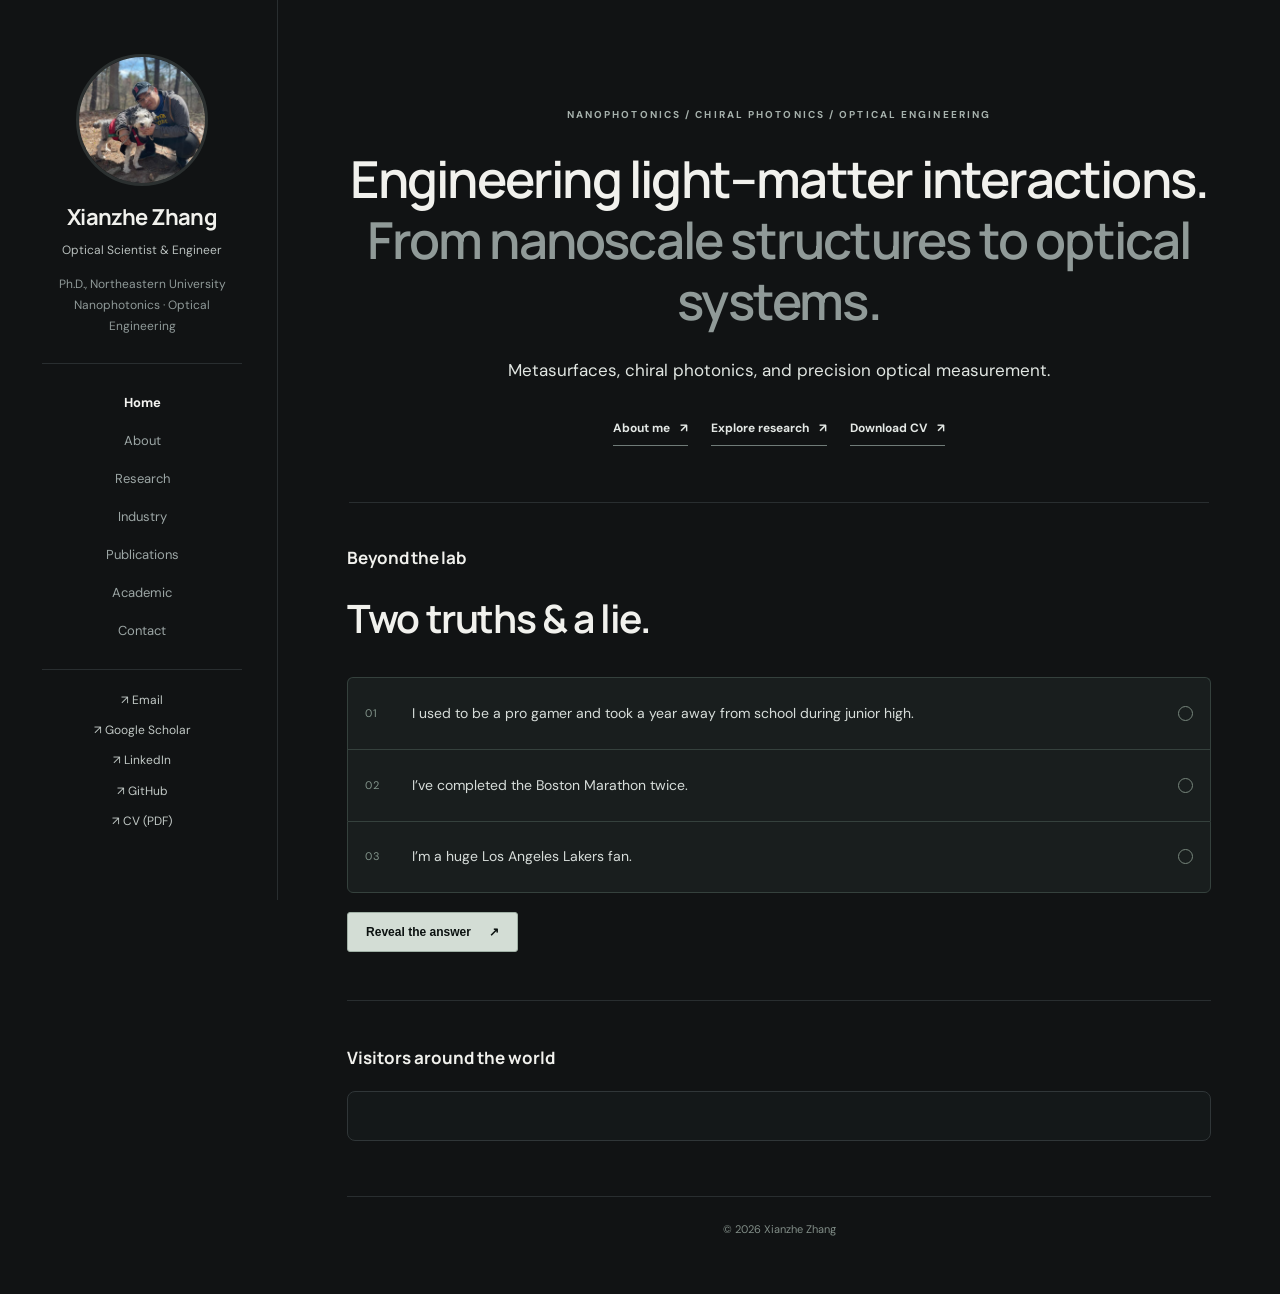
<file: index.html>
<!DOCTYPE html>
<html lang="en">

<head>
  <meta charset="utf-8">
  <meta name="viewport" content="width=device-width, initial-scale=1">
  <meta name="theme-color" content="#111315">
  <meta name="description" content="Xianzhe Zhang — Nanophotonics, chiral spectroscopy, high-Q metasurfaces, and optical engineering.">

  <title>Home · Xianzhe Zhang</title>

  <link rel="icon" href="assets/favicon.svg">
  <link rel="stylesheet" href="styles.css">

  <style>
    /* Visitor map */
    .visitor-map-container {
      width: 100%;
      margin: 22px auto 0;
      padding: 24px 16px;
      background: #141819;
      border: 1px solid #303638;
      border-radius: 8px;
      text-align: center;
      overflow: hidden;
    }

    .visitor-map-container img,
    .visitor-map-container iframe,
    .visitor-map-container canvas {
      max-width: 100%;
      height: auto;
      display: inline-block;
    }

    @media (max-width: 740px) {
      .visitor-map-container {
        padding: 14px 6px;
      }
    }
  </style>
</head>

<body>
  <a class="skip" href="#content">Skip to content</a>

  <div class="layout">

    <!-- SIDEBAR -->
    <aside class="sidebar">
      <a class="identity" href="index.html">
        <img
          class="portrait"
          src="assets/xianzhe-coco.png"
          alt="Xianzhe Zhang with his dog Coco on a hike"
        >
        <span class="name">Xianzhe Zhang</span>
        <span class="profession">Optical Scientist &amp; Engineer</span>
      </a>

      <p class="sidebar-bio">
        Ph.D., Northeastern University<br>
        Nanophotonics · Optical Engineering
      </p>

      <nav class="side-nav" aria-label="Main navigation">
        <a class="nav-link selected" href="index.html">Home</a>
        <a class="nav-link" href="about.html">About</a>
        <a class="nav-link" href="research.html">Research</a>
        <a class="nav-link" href="engineering.html">Industry</a>
        <a class="nav-link" href="publications.html">Publications</a>
        <a class="nav-link" href="academic.html">Academic</a>
        <a class="nav-link" href="contact.html">Contact</a>
      </nav>

      <div class="sidebar-contact">
        <a href="mailto:xianzhe.z@northeastern.edu">↗ Email</a>

        <a
          href="https://scholar.google.com/citations?user=ajR6JjYAAAAJ&amp;hl=en"
          target="_blank"
          rel="noopener"
        >↗ Google Scholar</a>

        <a
          href="https://www.linkedin.com/in/xianzhe-zhang-nicolas/"
          target="_blank"
          rel="noopener"
        >↗ LinkedIn</a>

        <a
          href="https://github.com/NicolasNorthcliff"
          target="_blank"
          rel="noopener"
        >↗ GitHub</a>

        <a
          href="assets/Xianzhe_Zhang_CV_Public.pdf"
          target="_blank"
          rel="noopener"
        >↗ CV (PDF)</a>
      </div>
    </aside>

    <!-- MAIN -->
    <main class="content" id="content">

      <!-- INTRODUCTION -->
      <section class="intro-block intro-centered">
        <div class="overline">
          NANOPHOTONICS / CHIRAL PHOTONICS / OPTICAL ENGINEERING
        </div>

        <h1>
          Engineering light–matter interactions.<br>
          <em>From nanoscale structures to optical systems.</em>
        </h1>

        <p class="intro-lead">
          Metasurfaces, chiral photonics, and precision optical measurement.
        </p>

        <div class="link-row">
          <a class="quiet-link" href="about.html">
            About me <span>↗</span>
          </a>

          <a class="quiet-link" href="research.html">
            Explore research <span>↗</span>
          </a>

          <a
            class="quiet-link"
            href="assets/Xianzhe_Zhang_CV_Public.pdf"
            target="_blank"
            rel="noopener"
          >
            Download CV <span>↗</span>
          </a>
        </div>
      </section>

      <!-- TWO TRUTHS AND A LIE -->
      <section
        class="quiz-section"
        id="two-truths-one-lie"
        aria-labelledby="quiz-title"
      >

        <div class="section-label">
          <span>Beyond the lab</span>
        </div>

        <div class="quiz-top">
          <div>
            <h2 id="quiz-title">Two truths &amp; a lie.</h2>
          </div>
        </div>

        <form class="quiz-form" id="quizForm">
          <fieldset>
            <legend class="sr-only">
              Choose the one statement you think is false
            </legend>

            <label class="quiz-choice">
              <input
                name="choice"
                type="radio"
                value="0"
                required
              >
              <span class="quiz-number">01</span>
              <span>
                I used to be a pro gamer and took a year away
                from school during junior high.
              </span>
              <span class="quiz-circle" aria-hidden="true"></span>
            </label>

            <label class="quiz-choice">
              <input name="choice" type="radio" value="1">
              <span class="quiz-number">02</span>
              <span>
                I’ve completed the Boston Marathon twice.
              </span>
              <span class="quiz-circle" aria-hidden="true"></span>
            </label>

            <label class="quiz-choice">
              <input name="choice" type="radio" value="2">
              <span class="quiz-number">03</span>
              <span>
                I’m a huge Los Angeles Lakers fan.
              </span>
              <span class="quiz-circle" aria-hidden="true"></span>
            </label>
          </fieldset>

          <div class="quiz-actions">
            <button class="quiz-submit" type="submit">
              Reveal the answer
              <span aria-hidden="true">↗</span>
            </button>

            <span
              id="quizStatus"
              role="status"
              aria-live="polite"
            ></span>

            <button
              class="quiz-reset"
              id="quizReset"
              type="button"
              hidden
            >
              Reset ↺
            </button>
          </div>
        </form>

        <div
          class="quiz-result"
          id="quizResult"
          aria-live="polite"
          hidden
        >
          <p
            class="quiz-result-label"
            id="quizResultLabel"
          ></p>

          <h3>The Lakers fan is the lie.</h3>

          <p>
            Boston is home to me. I’m all in for the Celtics,
            Patriots, and Red Sox — I’ve spent roughly a third
            of my life here.
          </p>

          <div
            class="quiz-totals"
            id="quizTotals"
            hidden
          >
            <p class="quiz-results-title">
              How visitors voted
              <span id="quizVoteTotal"></span>
            </p>

            <div id="quizBars"></div>
          </div>

          <p
            class="quiz-stat-note"
            id="quizStatNote"
          ></p>
        </div>
      </section>

      <!-- VISITOR WORLD MAP -->
      <section
        class="compact-visitor"
        id="global-visitors"
      >
        <div class="home-map-head">
          <h2>Visitors around the world</h2>
        </div>

        <div class="visitor-map-container">
          <script
            type="text/javascript"
            id="mapmyvisitors"
            src="https://mapmyvisitors.com/map.js?cl=0e1633&amp;w=a&amp;t=tt&amp;d=vv2S6hZrQ4k5eF4-z1l60viU_av94RjeN069-KVw_X0&amp;co=66bbf7&amp;cmo=3acc3a&amp;cmn=ff5353&amp;ct=3a3737">
          </script>
        </div>
      </section>

      <!-- FOOTER -->
      <footer class="footer">
        © 2026 Xianzhe Zhang
      </footer>

    </main>
  </div>

  <!-- WEBSITE JAVASCRIPT -->
  <script src="site-config.js"></script>

  <!-- QUIZ -->
  <script src="poll-config.js"></script>
  <script defer src="poll.js"></script>

  <!-- FIREWORKS / RAIN -->
  <canvas
    id="quizEffects"
    aria-hidden="true"
  ></canvas>
  <script defer src="quiz-effects.js"></script>

</body>
</html>
</file>
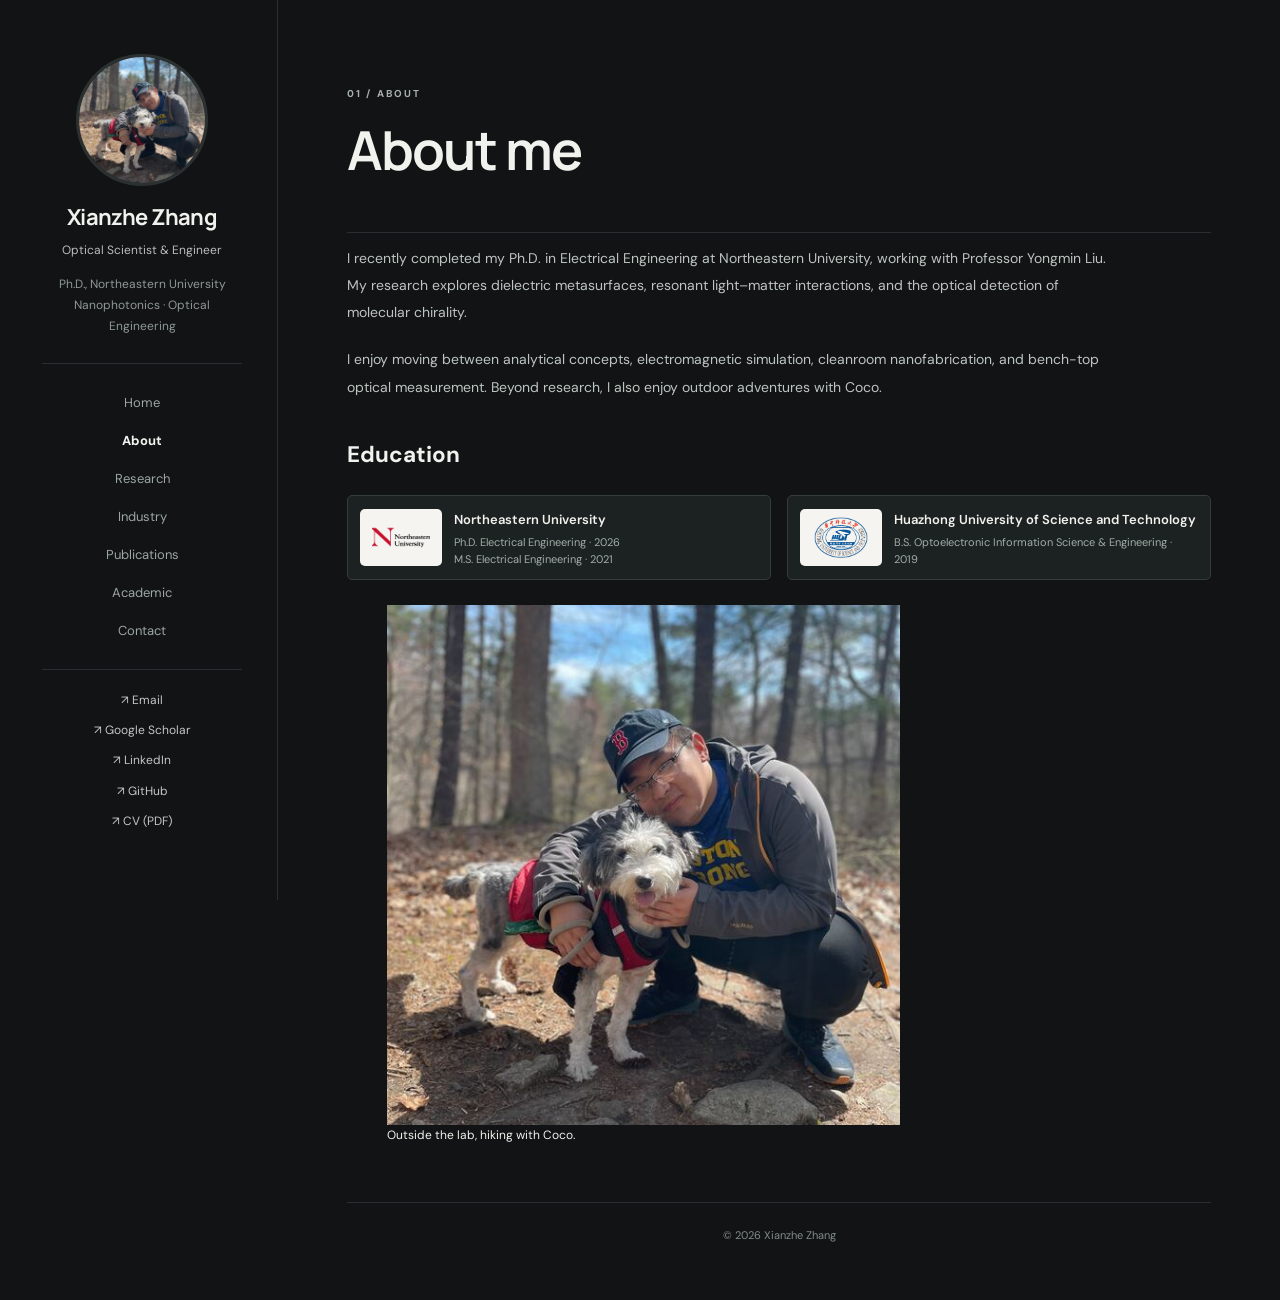
<file: about.html>
<!DOCTYPE html>

<html lang="en"><head><meta charset="utf-8"/><meta content="width=device-width,initial-scale=1" name="viewport"/><meta content="#111315" name="theme-color"/><meta content="Xianzhe Zhang — Nanophotonics, chiral spectroscopy, high-Q metasurfaces, and optical engineering." name="description"/><title>About · Xianzhe Zhang</title><link href="assets/favicon.svg" rel="icon"/><link href="styles.css" rel="stylesheet"/></head><body><a class="skip" href="#content">Skip to content</a><div class="layout"><aside class="sidebar"><a class="identity" href="index.html"><img alt="Xianzhe Zhang with his dog Coco on a hike" class="portrait" src="assets/xianzhe-coco.png"/><span class="name">Xianzhe Zhang</span><span class="profession">Optical Scientist &amp; Engineer</span></a><p class="sidebar-bio">Ph.D., Northeastern University<br/>Nanophotonics · Optical Engineering</p><nav aria-label="Main navigation" class="side-nav"><a class="nav-link" href="index.html">Home</a><a class="nav-link selected" href="about.html">About</a><a class="nav-link" href="research.html">Research</a><a class="nav-link" href="engineering.html">Industry</a><a class="nav-link" href="publications.html">Publications</a><a class="nav-link" href="academic.html">Academic</a><a class="nav-link" href="contact.html">Contact</a></nav><div class="sidebar-contact"><a href="mailto:xianzhe.z@northeastern.edu">↗ Email</a><a href="https://scholar.google.com/citations?user=ajR6JjYAAAAJ&amp;hl=en" rel="noopener" target="_blank">↗ Google Scholar</a><a href="https://www.linkedin.com/in/xianzhe-zhang-nicolas/" rel="noopener" target="_blank">↗ LinkedIn</a><a href="https://github.com/NicolasNorthcliff" rel="noopener" target="_blank">↗ GitHub </a><a href="assets/Xianzhe_Zhang_CV_Public.pdf" rel="noopener" target="_blank">↗ CV (PDF)</a></div></aside><main class="content" id="content"><header class="page-head"><span class="overline">01 / ABOUT</span><h1>About me</h1></header><div class="prose"><p>I recently completed my Ph.D. in Electrical Engineering at Northeastern University, working with Professor Yongmin Liu. My research explores dielectric metasurfaces, resonant light–matter interactions, and the optical detection of molecular chirality.</p><p>I enjoy moving between analytical concepts, electromagnetic simulation, cleanroom nanofabrication, and bench-top optical measurement. Beyond research, I also enjoy outdoor adventures with Coco.</p></div><section class="school-section"><h2>Education</h2>
<div class="school-grid">
<div class="school-tile"><img alt="Northeastern University wordmark" class="school-mark" onerror="this.onerror=null;this.src='assets/brands/northeastern.svg'" referrerpolicy="no-referrer" src="assets/brands/northeastern.png"/><div><b>Northeastern University</b><span>Ph.D. Electrical Engineering · 2026<br/>M.S. Electrical Engineering · 2021</span></div></div>
<div class="school-tile"><img alt="HUST monogram" class="school-mark" src="assets/brands/hust.png"/><div><b>Huazhong University of Science and Technology</b><span>B.S. Optoelectronic Information Science &amp; Engineering · 2019</span></div></div>
</div></section><figure class="wide-portrait"><img alt="Xianzhe with Coco during a hike" src="assets/xianzhe-coco.png"/><figcaption>Outside the lab, hiking with Coco.</figcaption></figure><footer class="footer">© 2026 Xianzhe Zhang</footer></main></div><script src="site-config.js"></script></body></html>
</file>
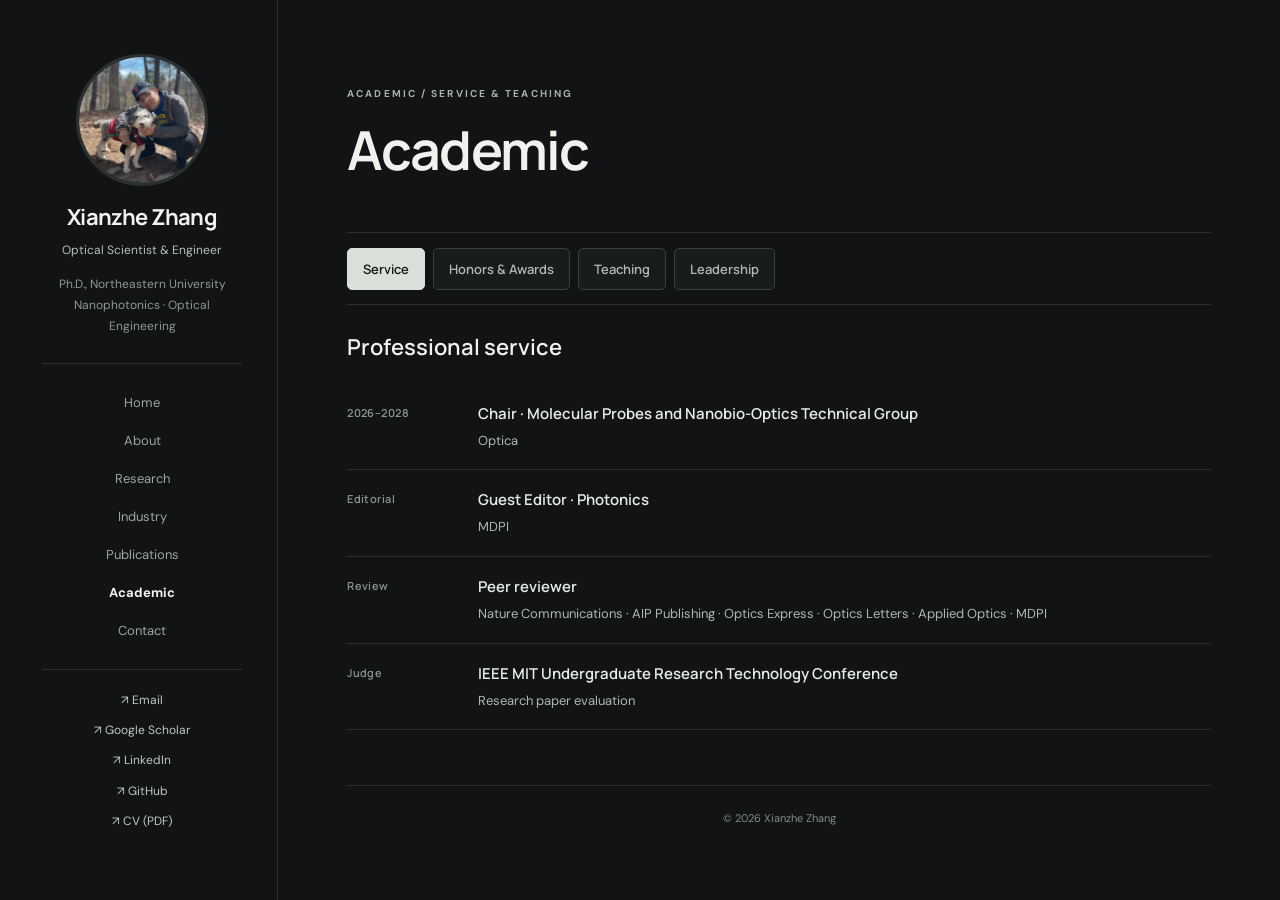
<file: academic.html>
<!DOCTYPE html>

<html lang="en"><head><meta charset="utf-8"/><meta content="width=device-width,initial-scale=1" name="viewport"/><meta content="#111315" name="theme-color"/><meta content="Xianzhe Zhang — Nanophotonics, chiral spectroscopy, high-Q metasurfaces, and optical engineering." name="description"/><title>Academic · Xianzhe Zhang</title><link href="assets/favicon.svg" rel="icon"/><link href="styles.css" rel="stylesheet"/></head><body><a class="skip" href="#content">Skip to content</a><div class="layout"><aside class="sidebar"><a class="identity" href="index.html"><img alt="Xianzhe Zhang with his dog Coco on a hike" class="portrait" src="assets/xianzhe-coco.png"/><span class="name">Xianzhe Zhang</span><span class="profession">Optical Scientist &amp; Engineer</span></a><p class="sidebar-bio">Ph.D., Northeastern University<br/>Nanophotonics · Optical Engineering</p><nav aria-label="Main navigation" class="side-nav"><a class="nav-link" href="index.html">Home</a><a class="nav-link" href="about.html">About</a><a class="nav-link" href="research.html">Research</a><a class="nav-link" href="engineering.html">Industry</a><a class="nav-link" href="publications.html">Publications</a><a class="nav-link selected" href="academic.html">Academic</a><a class="nav-link" href="contact.html">Contact</a></nav><div class="sidebar-contact"><a href="mailto:xianzhe.z@northeastern.edu">↗ Email</a><a href="https://scholar.google.com/citations?user=ajR6JjYAAAAJ&amp;hl=en" rel="noopener" target="_blank">↗ Google Scholar</a><a href="https://www.linkedin.com/in/xianzhe-zhang-nicolas/" rel="noopener" target="_blank">↗ LinkedIn</a><a href="https://github.com/NicolasNorthcliff" rel="noopener" target="_blank">↗ GitHub </a><a href="assets/Xianzhe_Zhang_CV_Public.pdf" rel="noopener" target="_blank">↗ CV (PDF)</a></div></aside><main class="content" id="content"><header class="page-head"><span class="overline">ACADEMIC / SERVICE &amp; TEACHING</span><h1>Academic</h1></header>
<div aria-label="Academic experience" class="academic-tabs" role="tablist">
<button aria-controls="panel-service" aria-selected="true" class="academic-tab active" data-panel="service" id="tab-service" role="tab">Service</button>
<button aria-controls="panel-honors" aria-selected="false" class="academic-tab" data-panel="honors" id="tab-honors" role="tab">Honors &amp; Awards</button>
<button aria-controls="panel-teaching" aria-selected="false" class="academic-tab" data-panel="teaching" id="tab-teaching" role="tab">Teaching</button>
<button aria-controls="panel-leadership" aria-selected="false" class="academic-tab" data-panel="leadership" id="tab-leadership" role="tab">Leadership</button></div>
<section aria-labelledby="tab-service" class="academic-panel" id="panel-service" role="tabpanel">
<div class="academic-group"><h2>Professional service</h2>
<div class="academic-entry"><span>2026–2028</span><div><h3>Chair · Molecular Probes and Nanobio-Optics Technical Group</h3><p>Optica</p></div></div>
<div class="academic-entry"><span>Editorial</span><div><h3>Guest Editor · Photonics</h3><p>MDPI</p></div></div>
<div class="academic-entry"><span>Review</span><div><h3>Peer reviewer</h3><p>Nature Communications · AIP Publishing · Optics Express · Optics Letters · Applied Optics · MDPI</p></div></div>
<div class="academic-entry"><span>Judge</span><div><h3>IEEE MIT Undergraduate Research Technology Conference</h3><p>Research paper evaluation</p></div></div></div></section>
<section aria-labelledby="tab-honors" class="academic-panel" hidden="" id="panel-honors" role="tabpanel">
<div class="academic-group"><h2>Honors &amp; Awards</h2>
<div class="academic-entry"><span>2025 / 2026</span><div><h3>Ph.D. Research Award Nominee</h3><p>Northeastern University · Nomination</p></div></div>
<div class="academic-entry"><span>2020</span><div><h3>Dean's Fellowship</h3><p>Northeastern University</p></div></div>
<div class="academic-entry"><span>2020</span><div><h3>Top Ph.D. Applicant Fellowship</h3><p>Tufts University</p></div></div>
<div class="academic-entry"><span>2019</span><div><h3>Graduated with academic honors</h3><p>Huazhong University of Science and Technology</p></div></div>
<div class="academic-entry"><span>2018</span><div><h3>National Undergraduate Training Programs for Innovation and Entrepreneurship</h3><p>Recognition</p></div></div>
<div class="academic-entry"><span>2017</span><div><h3>Wild China Supporting Education Project</h3><p>Recognition · Hubei Province</p></div></div>
<div class="academic-entry"><span>2015–2017</span><div><h3>Excellent Student Awards</h3><p>Three consecutive years</p></div></div>
<div class="academic-entry"><span>2016</span><div><h3>Excellent Volunteer</h3><p>2nd College Student Innovation and Entrepreneurship Competition</p></div></div></div></section>
<section aria-labelledby="tab-teaching" class="academic-panel" hidden="" id="panel-teaching" role="tabpanel">
<div class="academic-group"><h2>Teaching experience</h2>
<div class="academic-entry"><span>2026</span><div><h3>EECE 2531 · Digital Design and Computer Architecture</h3><p>Instructor · Northeastern University · Summer 2026</p></div></div>
<div class="academic-entry"><span>2025</span><div><h3>MATL 7365 · Electronic Materials</h3><p>Teaching Assistant · Northeastern University · Spring 2025</p></div></div>
<div class="academic-entry"><span>2020–2021</span><div><h3>EECE 2531 · Electromagnetics</h3><p>Instructor · Northeastern University</p></div></div>
<div class="academic-entry"><span>2017–2018</span><div><h3>EECE 7201 · Solid State Devices</h3><p>Teaching Assistant · Northeastern University · As listed in CV</p></div></div></div></section>
<section aria-labelledby="tab-leadership" class="academic-panel" hidden="" id="panel-leadership" role="tabpanel">
<div class="academic-group"><h2>Leadership</h2>
<div class="academic-entry"><span>2017</span><div><h3>Academic Dean · Wild China Supporting Education Project</h3><p>Wuhan University</p></div></div>
<div class="academic-entry"><span>2015–2017</span><div><h3>Vice President · Student Union</h3><p>Huazhong University of Science and Technology</p></div></div></div></section>
<footer class="footer">© 2026 Xianzhe Zhang</footer><script defer="" src="academic.js"></script></main></div><script src="site-config.js"></script></body></html>
</file>
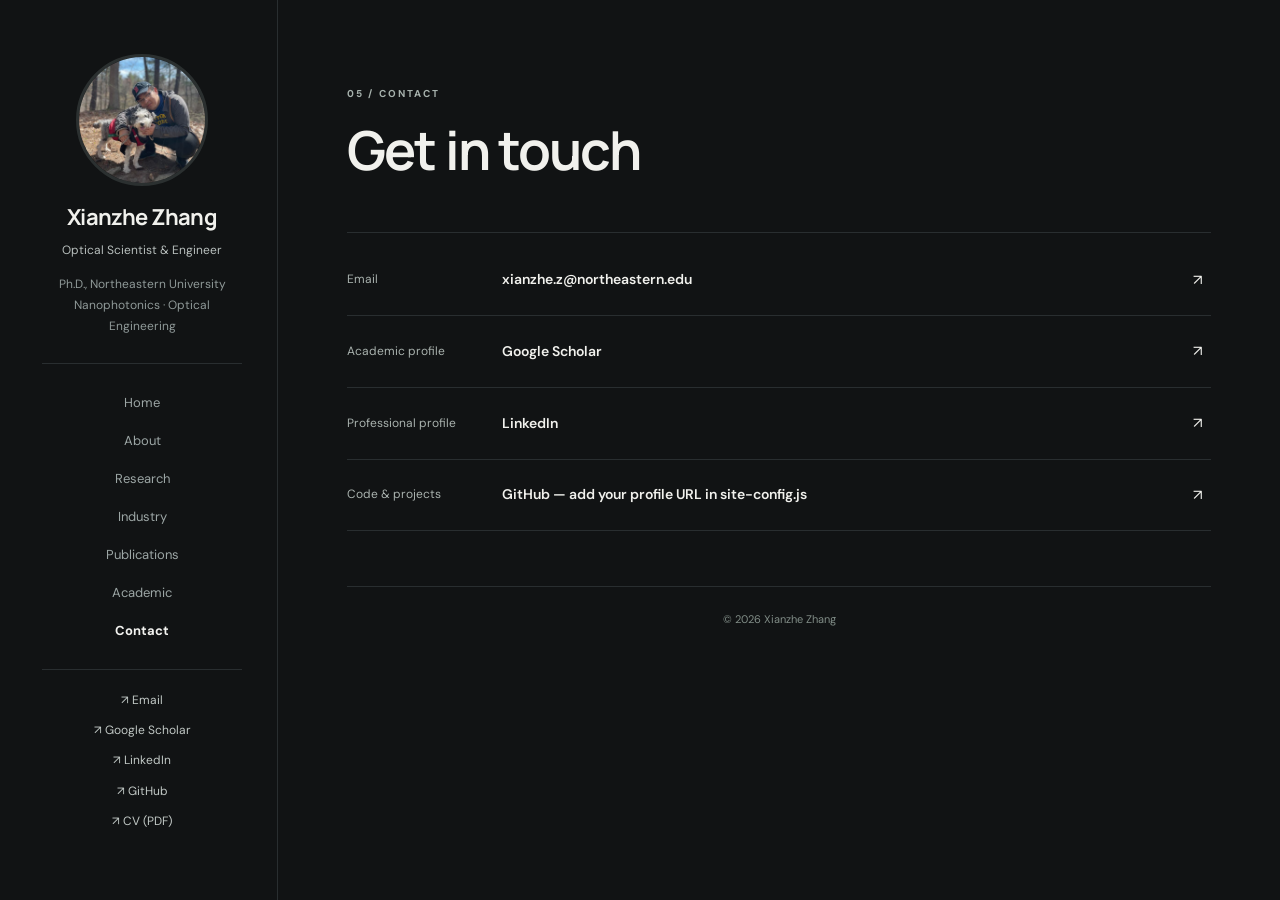
<file: contact.html>
<!DOCTYPE html>

<html lang="en"><head><meta charset="utf-8"/><meta content="width=device-width,initial-scale=1" name="viewport"/><meta content="#111315" name="theme-color"/><meta content="Xianzhe Zhang — Nanophotonics, chiral spectroscopy, high-Q metasurfaces, and optical engineering." name="description"/><title>Contact · Xianzhe Zhang</title><link href="assets/favicon.svg" rel="icon"/><link href="styles.css" rel="stylesheet"/></head><body><a class="skip" href="#content">Skip to content</a><div class="layout"><aside class="sidebar"><a class="identity" href="index.html"><img alt="Xianzhe Zhang with his dog Coco on a hike" class="portrait" src="assets/xianzhe-coco.png"/><span class="name">Xianzhe Zhang</span><span class="profession">Optical Scientist &amp; Engineer</span></a><p class="sidebar-bio">Ph.D., Northeastern University<br/>Nanophotonics · Optical Engineering</p><nav aria-label="Main navigation" class="side-nav"><a class="nav-link" href="index.html">Home</a><a class="nav-link" href="about.html">About</a><a class="nav-link" href="research.html">Research</a><a class="nav-link" href="engineering.html">Industry</a><a class="nav-link" href="publications.html">Publications</a><a class="nav-link" href="academic.html">Academic</a><a class="nav-link selected" href="contact.html">Contact</a></nav><div class="sidebar-contact"><a href="mailto:xianzhe.z@northeastern.edu">↗ Email</a><a href="https://scholar.google.com/citations?user=ajR6JjYAAAAJ&amp;hl=en" rel="noopener" target="_blank">↗ Google Scholar</a><a href="https://www.linkedin.com/in/xianzhe-zhang-nicolas/" rel="noopener" target="_blank">↗ LinkedIn</a><a href="https://github.com/NicolasNorthcliff" rel="noopener" target="_blank">↗ GitHub </a><a href="assets/Xianzhe_Zhang_CV_Public.pdf" rel="noopener" target="_blank">↗ CV (PDF)</a></div></aside><main class="content" id="content"><header class="page-head"><span class="overline">05 / CONTACT</span><h1>Get in touch</h1></header><div class="contact-list"><a href="mailto:xianzhe.z@northeastern.edu"><span>Email</span><strong>xianzhe.z@northeastern.edu</strong>↗</a><a href="https://scholar.google.com/citations?user=ajR6JjYAAAAJ&amp;hl=en" rel="noopener" target="_blank"><span>Academic profile</span><strong>Google Scholar</strong>↗</a><a href="https://www.linkedin.com/in/xianzhe-zhang-nicolas/" rel="noopener" target="_blank"><span>Professional profile</span><strong>LinkedIn</strong>↗</a><a href="https://github.com/NicolasNorthcliff" rel="noopener" target="_blank"><span>Code &amp; projects</span><strong>GitHub — add your profile URL in site-config.js</strong>↗</a></div><footer class="footer">© 2026 Xianzhe Zhang</footer></main></div><script src="site-config.js"></script></body></html>
</file>
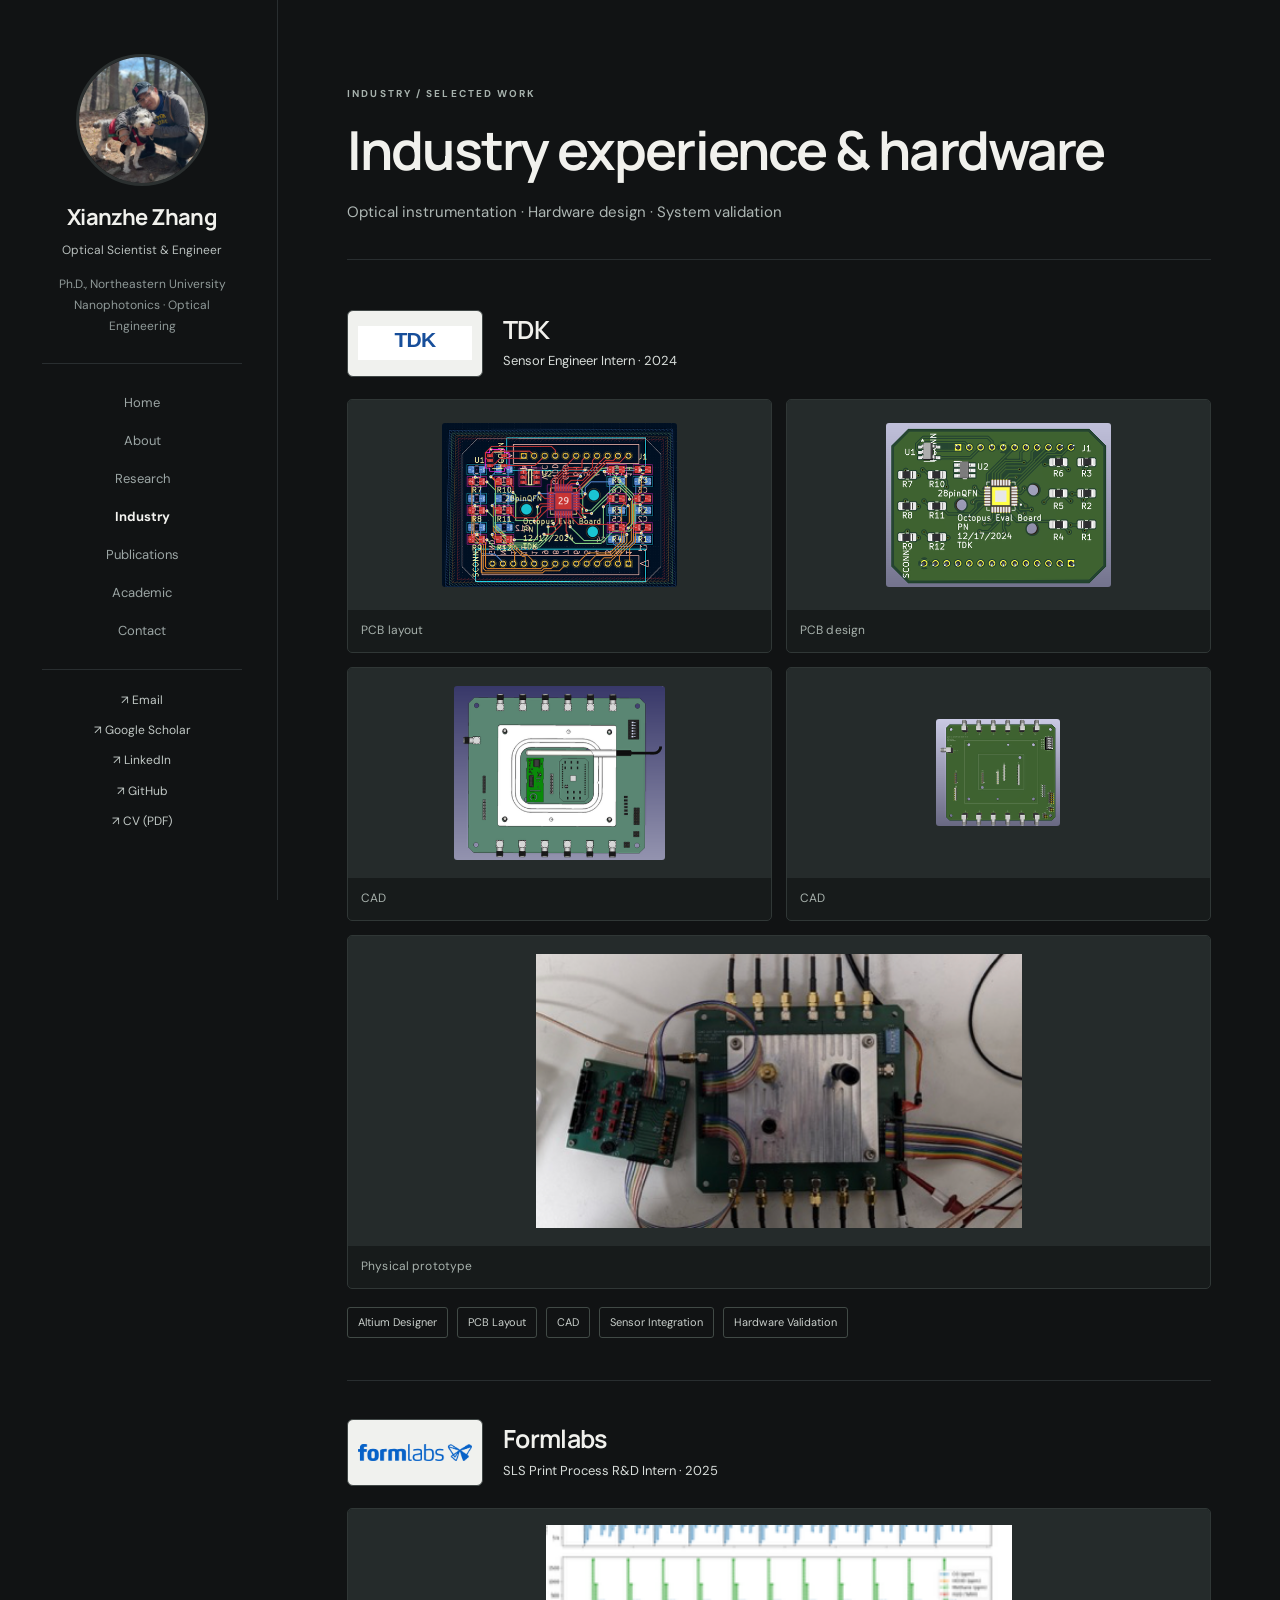
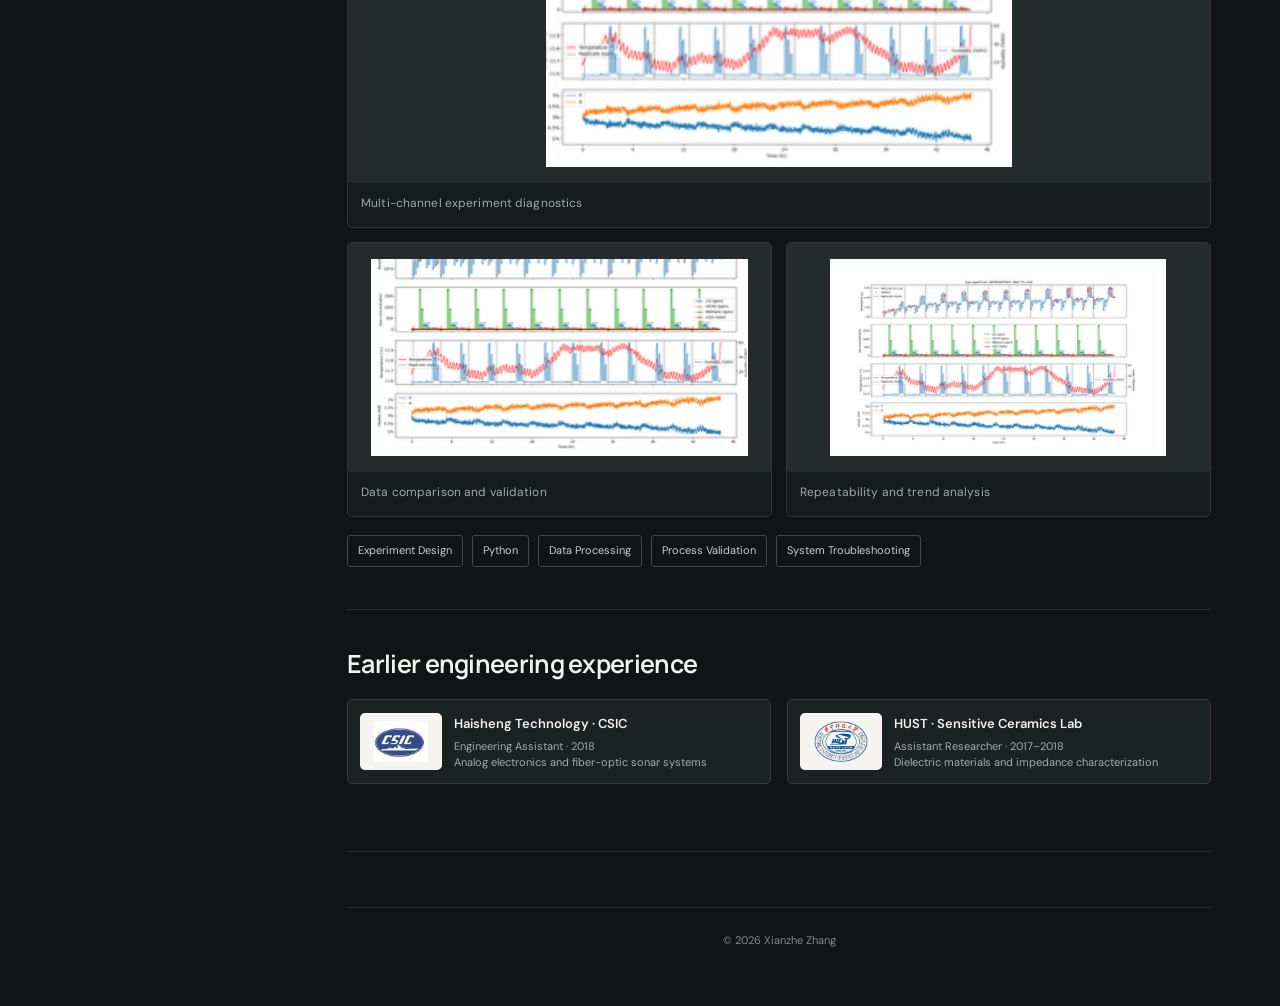
<file: engineering.html>
<!DOCTYPE html>

<html lang="en"><head><meta charset="utf-8"/><meta content="width=device-width,initial-scale=1" name="viewport"/><meta content="#111315" name="theme-color"/><meta content="Xianzhe Zhang — Nanophotonics, chiral spectroscopy, high-Q metasurfaces, and optical engineering." name="description"/><title>Engineering · Xianzhe Zhang</title><link href="assets/favicon.svg" rel="icon"/><link href="styles.css" rel="stylesheet"/></head><body><a class="skip" href="#content">Skip to content</a><div class="layout"><aside class="sidebar"><a class="identity" href="index.html"><img alt="Xianzhe Zhang with his dog Coco on a hike" class="portrait" src="assets/xianzhe-coco.png"/><span class="name">Xianzhe Zhang</span><span class="profession">Optical Scientist &amp; Engineer</span></a><p class="sidebar-bio">Ph.D., Northeastern University<br/>Nanophotonics · Optical Engineering</p><nav aria-label="Main navigation" class="side-nav"><a class="nav-link" href="index.html">Home</a><a class="nav-link" href="about.html">About</a><a class="nav-link" href="research.html">Research</a><a class="nav-link selected" href="engineering.html">Industry</a><a class="nav-link" href="publications.html">Publications</a><a class="nav-link" href="academic.html">Academic</a><a class="nav-link" href="contact.html">Contact</a></nav><div class="sidebar-contact"><a href="mailto:xianzhe.z@northeastern.edu">↗ Email</a><a href="https://scholar.google.com/citations?user=ajR6JjYAAAAJ&amp;hl=en" rel="noopener" target="_blank">↗ Google Scholar</a><a href="https://www.linkedin.com/in/xianzhe-zhang-nicolas/" rel="noopener" target="_blank">↗ LinkedIn</a><a href="https://github.com/NicolasNorthcliff" rel="noopener" target="_blank">↗ GitHub </a><a href="assets/Xianzhe_Zhang_CV_Public.pdf" rel="noopener" target="_blank">↗ CV (PDF)</a></div></aside><main class="content" id="content">
<header class="page-head"><span class="overline">INDUSTRY / SELECTED WORK</span><h1>Industry experience &amp; hardware</h1><p class="lead">Optical instrumentation · Hardware design · System validation</p></header>
<section aria-labelledby="tdk-heading" class="eng-section">
<div class="eng-company"><div class="company-logo"><img alt="TDK wordmark" onerror="this.onerror=null;this.src='assets/brands/tdk.svg'" referrerpolicy="no-referrer" src="assets/brands/tdk.svg"/></div><div class="company-head"><h2 id="tdk-heading">TDK</h2><p class="role">Sensor Engineer Intern · 2024</p></div></div>
<div class="eng-gallery">
<figure><div class="art"><img alt="PCB layout and routing in electronic design software" loading="lazy" src="assets/engineering/pcb-layout.png"/></div><figcaption>PCB layout</figcaption></figure>
<figure><div class="art"><img alt="3D front-side rendering of Octopus evaluation PCB" loading="lazy" src="assets/engineering/pcb-front.png"/></div><figcaption>PCB design</figcaption></figure>
<figure><div class="art"><img alt="CAD render of sensor assembly and package" loading="lazy" src="assets/engineering/cad-enclosure.png"/></div><figcaption>CAD</figcaption></figure>
<figure><div class="art"><img alt="Back side of evaluation PCB in CAD" loading="lazy" src="assets/engineering/pcb-back.png"/></div><figcaption>CAD</figcaption></figure>
<figure class="gallery-wide"><div class="art"><img alt="Assembled electronic sensing hardware and wiring" loading="lazy" src="assets/engineering/hardware-prototype.png"/></div><figcaption>Physical prototype</figcaption></figure>
</div><div class="eng-tools"><span>Altium Designer</span><span>PCB Layout</span><span>CAD</span><span>Sensor Integration</span><span>Hardware Validation</span></div>
</section>
<section aria-labelledby="formlabs-heading" class="eng-section">
<div class="eng-company"><div class="company-logo"><img alt="Formlabs wordmark" src="assets/brands/formlabs.png"/></div><div class="company-head"><h2 id="formlabs-heading">Formlabs</h2><p class="role">SLS Print Process R&amp;D Intern · 2025</p></div></div>
<div class="eng-chart-gallery">
<figure><img alt="Representative multi-channel time-series test plots" loading="lazy" src="assets/engineering/test-series-1.png"/><figcaption>Multi-channel experiment diagnostics</figcaption></figure>
<figure><img alt="Representative time-series experiment plotted with comparisons" loading="lazy" src="assets/engineering/test-series-2.png"/><figcaption>Data comparison and validation</figcaption></figure>
<figure><img alt="Additional test series with spectral and temporal traces" loading="lazy" src="assets/engineering/test-series-4.png"/><figcaption>Repeatability and trend analysis</figcaption></figure>
</div><div class="eng-tools"><span>Experiment Design</span><span>Python</span><span>Data Processing</span><span>Process Validation</span><span>System Troubleshooting</span></div>
</section>
<section aria-labelledby="other-heading" class="eng-section"><h2 id="other-heading">Earlier engineering experience</h2>
<div class="school-grid">
<div class="school-tile"><img alt="CSIC wordmark" class="school-mark" src="assets/brands/csic.png"/><div><b>Haisheng Technology · CSIC</b><span>Engineering Assistant · 2018<br/>Analog electronics and fiber-optic sonar systems</span></div></div>
<div class="school-tile"><img alt="HUST monogram" class="school-mark" src="assets/brands/hust.png"/><div><b>HUST · Sensitive Ceramics Lab</b><span>Assistant Researcher · 2017–2018<br/>Dielectric materials and impedance characterization</span></div></div>
</div>
</section>
<footer class="footer">© 2026 Xianzhe Zhang</footer>
</main></div><script src="site-config.js"></script></body></html>
</file>
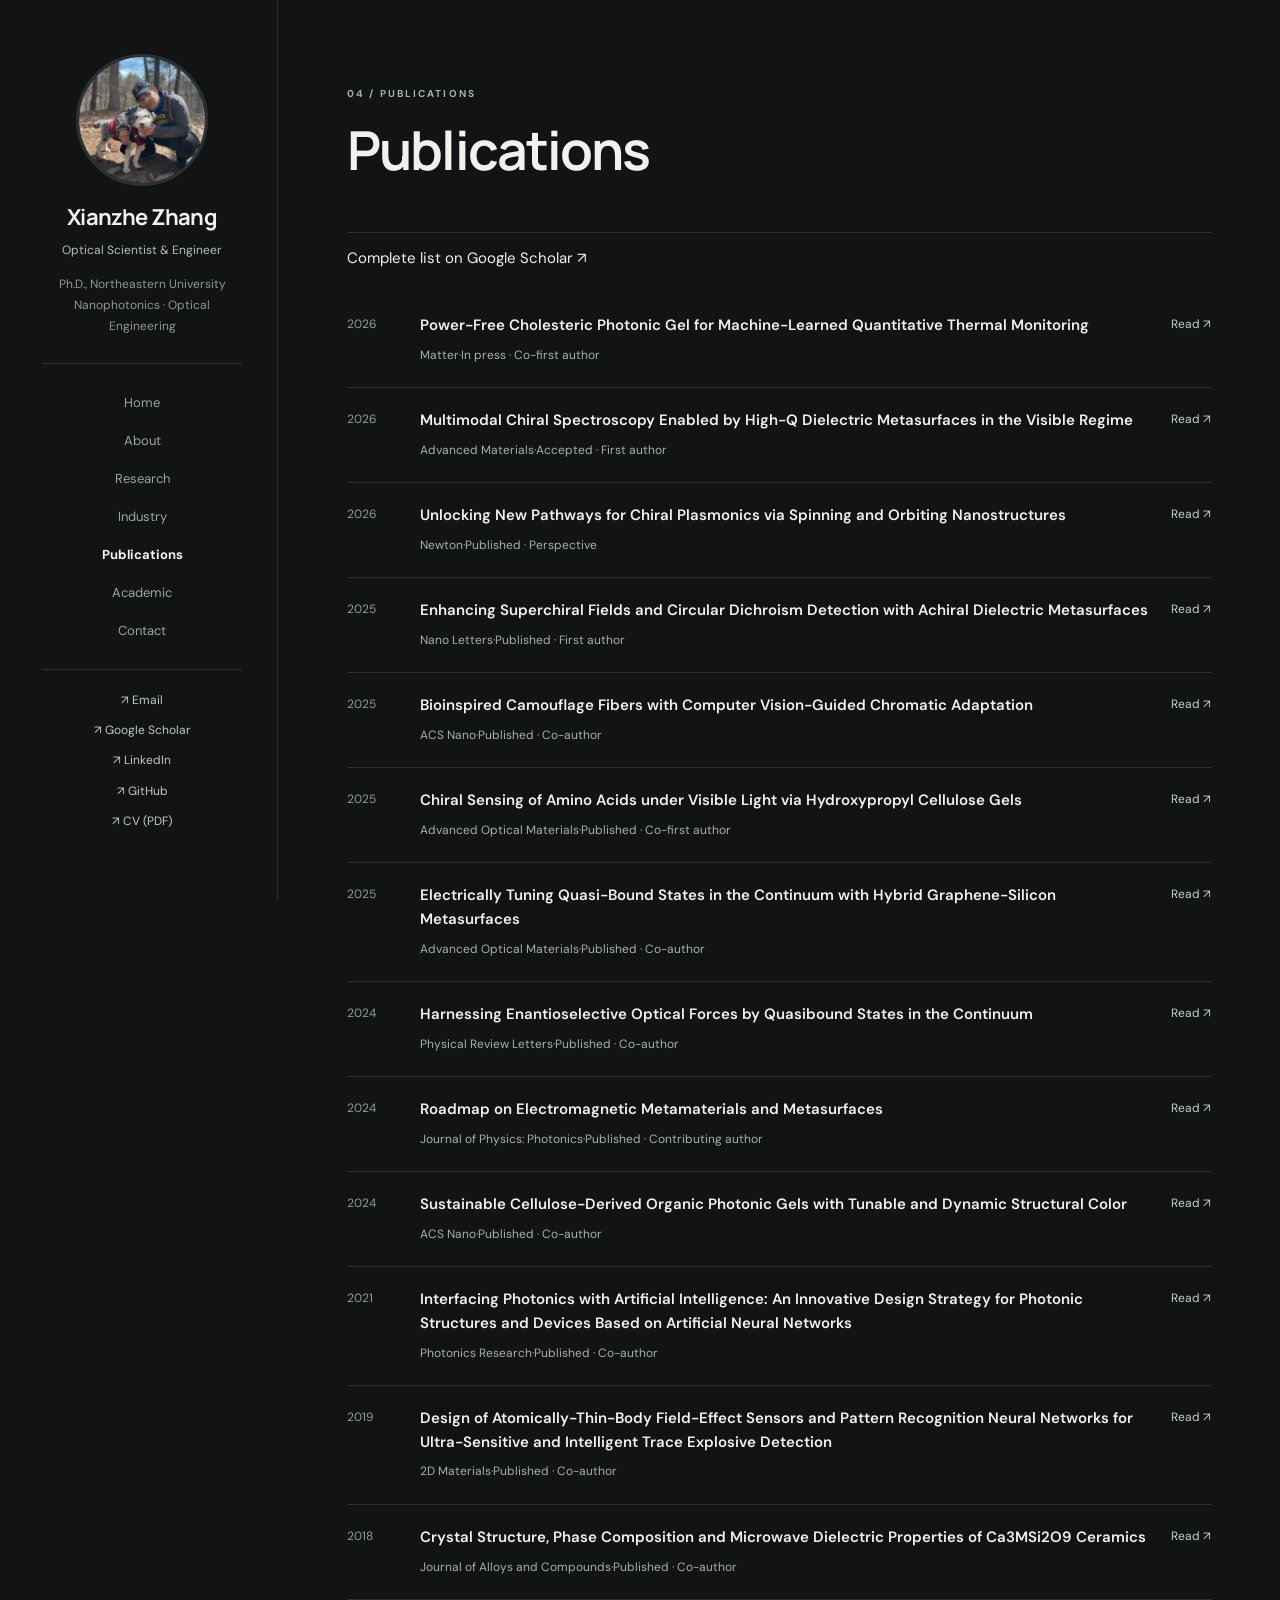
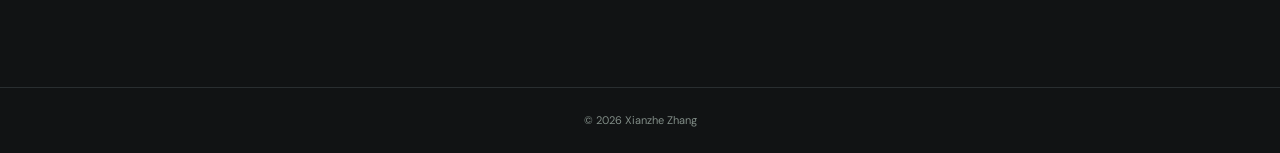
<file: publications.html>
<!DOCTYPE html>

<html lang="en"><head><meta charset="utf-8"/><meta content="width=device-width,initial-scale=1" name="viewport"/><meta content="#111315" name="theme-color"/><meta content="Xianzhe Zhang — Nanophotonics, chiral spectroscopy, high-Q metasurfaces, and optical engineering." name="description"/><title>Publications · Xianzhe Zhang</title><link href="assets/favicon.svg" rel="icon"/><link href="styles.css" rel="stylesheet"/></head><body><a class="skip" href="#content">Skip to content</a><div class="layout"><aside class="sidebar"><a class="identity" href="index.html"><img alt="Xianzhe Zhang with his dog Coco on a hike" class="portrait" src="assets/xianzhe-coco.png"/><span class="name">Xianzhe Zhang</span><span class="profession">Optical Scientist &amp; Engineer</span></a><p class="sidebar-bio">Ph.D., Northeastern University<br/>Nanophotonics · Optical Engineering</p><nav aria-label="Main navigation" class="side-nav"><a class="nav-link" href="index.html">Home</a><a class="nav-link" href="about.html">About</a><a class="nav-link" href="research.html">Research</a><a class="nav-link" href="engineering.html">Industry</a><a class="nav-link selected" href="publications.html">Publications</a><a class="nav-link" href="academic.html">Academic</a><a class="nav-link" href="contact.html">Contact</a></nav><div class="sidebar-contact"><a href="mailto:xianzhe.z@northeastern.edu">↗ Email</a><a href="https://scholar.google.com/citations?user=ajR6JjYAAAAJ&amp;hl=en" rel="noopener" target="_blank">↗ Google Scholar</a><a href="https://www.linkedin.com/in/xianzhe-zhang-nicolas/" rel="noopener" target="_blank">↗ LinkedIn</a><a href="https://github.com/NicolasNorthcliff" rel="noopener" target="_blank">↗ GitHub </a><a href="assets/Xianzhe_Zhang_CV_Public.pdf" rel="noopener" target="_blank">↗ CV (PDF)</a></div></aside><main class="content" id="content"><header class="page-head"><span class="overline">04 / PUBLICATIONS</span><h1>Publications</h1></header><p class="pub-intro"><a class="text-button" href="https://scholar.google.com/citations?user=ajR6JjYAAAAJ&amp;hl=en" rel="noopener" target="_blank">Complete list on Google Scholar ↗</a></p><div class="publication-list" id="papers"><article class="publication-entry" data-category="materials" data-year="2026"><span class="paper-year">2026</span><div><h3>Power-Free Cholesteric Photonic Gel for Machine-Learned Quantitative Thermal Monitoring</h3><p>Matter<span class="bullet">·</span>In press · Co-first author</p></div><a aria-label="Open publication: Power-Free Cholesteric Photonic Gel for Machine-Learned Quantitative Thermal Monitoring" class="publication-link" href="https://scholar.google.com/citations?user=ajR6JjYAAAAJ&amp;hl=en" rel="noopener noreferrer" target="_blank">Read ↗</a></article>
<article class="publication-entry" data-category="metasurfaces" data-year="2026"><span class="paper-year">2026</span><div><h3>Multimodal Chiral Spectroscopy Enabled by High-Q Dielectric Metasurfaces in the Visible Regime</h3><p>Advanced Materials<span class="bullet">·</span>Accepted · First author</p></div><a aria-label="Open publication: Multimodal Chiral Spectroscopy Enabled by High-Q Dielectric Metasurfaces in the Visible Regime" class="publication-link" href="https://scholar.google.com/citations?user=ajR6JjYAAAAJ&amp;hl=en" rel="noopener noreferrer" target="_blank">Read ↗</a></article>
<article class="publication-entry" data-category="metasurfaces" data-year="2026"><span class="paper-year">2026</span><div><h3>Unlocking New Pathways for Chiral Plasmonics via Spinning and Orbiting Nanostructures</h3><p>Newton<span class="bullet">·</span>Published · Perspective</p></div><a aria-label="Open publication: Unlocking New Pathways for Chiral Plasmonics via Spinning and Orbiting Nanostructures" class="publication-link" href="https://scholar.google.com/citations?user=ajR6JjYAAAAJ&amp;hl=en" rel="noopener noreferrer" target="_blank">Read ↗</a></article>
<article class="publication-entry" data-category="metasurfaces" data-year="2025"><span class="paper-year">2025</span><div><h3>Enhancing Superchiral Fields and Circular Dichroism Detection with Achiral Dielectric Metasurfaces</h3><p>Nano Letters<span class="bullet">·</span>Published · First author</p></div><a aria-label="Open publication: Enhancing Superchiral Fields and Circular Dichroism Detection with Achiral Dielectric Metasurfaces" class="publication-link" href="https://doi.org/10.1021/acs.nanolett.5c02945" rel="noopener noreferrer" target="_blank">Read ↗</a></article>
<article class="publication-entry" data-category="materials" data-year="2025"><span class="paper-year">2025</span><div><h3>Bioinspired Camouflage Fibers with Computer Vision-Guided Chromatic Adaptation</h3><p>ACS Nano<span class="bullet">·</span>Published · Co-author</p></div><a aria-label="Open publication: Bioinspired Camouflage Fibers with Computer Vision-Guided Chromatic Adaptation" class="publication-link" href="https://scholar.google.com/citations?user=ajR6JjYAAAAJ&amp;hl=en" rel="noopener noreferrer" target="_blank">Read ↗</a></article>
<article class="publication-entry" data-category="materials" data-year="2025"><span class="paper-year">2025</span><div><h3>Chiral Sensing of Amino Acids under Visible Light via Hydroxypropyl Cellulose Gels</h3><p>Advanced Optical Materials<span class="bullet">·</span>Published · Co-first author</p></div><a aria-label="Open publication: Chiral Sensing of Amino Acids under Visible Light via Hydroxypropyl Cellulose Gels" class="publication-link" href="https://scholar.google.com/citations?user=ajR6JjYAAAAJ&amp;hl=en" rel="noopener noreferrer" target="_blank">Read ↗</a></article>
<article class="publication-entry" data-category="metasurfaces" data-year="2025"><span class="paper-year">2025</span><div><h3>Electrically Tuning Quasi-Bound States in the Continuum with Hybrid Graphene-Silicon Metasurfaces</h3><p>Advanced Optical Materials<span class="bullet">·</span>Published · Co-author</p></div><a aria-label="Open publication: Electrically Tuning Quasi-Bound States in the Continuum with Hybrid Graphene-Silicon Metasurfaces" class="publication-link" href="https://doi.org/10.1002/adom.202402344" rel="noopener noreferrer" target="_blank">Read ↗</a></article>
<article class="publication-entry" data-category="metasurfaces" data-year="2024"><span class="paper-year">2024</span><div><h3>Harnessing Enantioselective Optical Forces by Quasibound States in the Continuum</h3><p>Physical Review Letters<span class="bullet">·</span>Published · Co-author</p></div><a aria-label="Open publication: Harnessing Enantioselective Optical Forces by Quasibound States in the Continuum" class="publication-link" href="https://doi.org/10.1103/PhysRevLett.133.086901" rel="noopener noreferrer" target="_blank">Read ↗</a></article>
<article class="publication-entry" data-category="review" data-year="2024"><span class="paper-year">2024</span><div><h3>Roadmap on Electromagnetic Metamaterials and Metasurfaces</h3><p>Journal of Physics: Photonics<span class="bullet">·</span>Published · Contributing author</p></div><a aria-label="Open publication: Roadmap on Electromagnetic Metamaterials and Metasurfaces" class="publication-link" href="https://doi.org/10.1088/2515-7647/ad1a3b" rel="noopener noreferrer" target="_blank">Read ↗</a></article>
<article class="publication-entry" data-category="materials" data-year="2024"><span class="paper-year">2024</span><div><h3>Sustainable Cellulose-Derived Organic Photonic Gels with Tunable and Dynamic Structural Color</h3><p>ACS Nano<span class="bullet">·</span>Published · Co-author</p></div><a aria-label="Open publication: Sustainable Cellulose-Derived Organic Photonic Gels with Tunable and Dynamic Structural Color" class="publication-link" href="https://doi.org/10.1021/acsnano.3c11432" rel="noopener noreferrer" target="_blank">Read ↗</a></article>
<article class="publication-entry" data-category="review" data-year="2021"><span class="paper-year">2021</span><div><h3>Interfacing Photonics with Artificial Intelligence: An Innovative Design Strategy for Photonic Structures and Devices Based on Artificial Neural Networks</h3><p>Photonics Research<span class="bullet">·</span>Published · Co-author</p></div><a aria-label="Open publication: Interfacing Photonics with Artificial Intelligence: An Innovative Design Strategy for Photonic Structures and Devices Based on Artificial Neural Networks" class="publication-link" href="https://doi.org/10.1364/PRJ.417693" rel="noopener noreferrer" target="_blank">Read ↗</a></article>
<article class="publication-entry" data-category="review" data-year="2019"><span class="paper-year">2019</span><div><h3>Design of Atomically-Thin-Body Field-Effect Sensors and Pattern Recognition Neural Networks for Ultra-Sensitive and Intelligent Trace Explosive Detection</h3><p>2D Materials<span class="bullet">·</span>Published · Co-author</p></div><a aria-label="Open publication: Design of Atomically-Thin-Body Field-Effect Sensors and Pattern Recognition Neural Networks for Ultra-Sensitive and Intelligent Trace Explosive Detection" class="publication-link" href="https://doi.org/10.1088/2053-1583/ab3771" rel="noopener noreferrer" target="_blank">Read ↗</a></article>
<article class="publication-entry" data-category="review" data-year="2018"><span class="paper-year">2018</span><div><h3>Crystal Structure, Phase Composition and Microwave Dielectric Properties of Ca3MSi2O9 Ceramics</h3><p>Journal of Alloys and Compounds<span class="bullet">·</span>Published · Co-author</p></div><a aria-label="Open publication: Crystal Structure, Phase Composition and Microwave Dielectric Properties of Ca3MSi2O9 Ceramics" class="publication-link" href="https://scholar.google.com/citations?user=ajR6JjYAAAAJ&amp;hl=en" rel="noopener noreferrer" target="_blank">Read ↗</a></article></div></main></div><footer class="footer">© 2026 Xianzhe Zhang</footer><script src="site-config.js"></script></body></html>
</file>
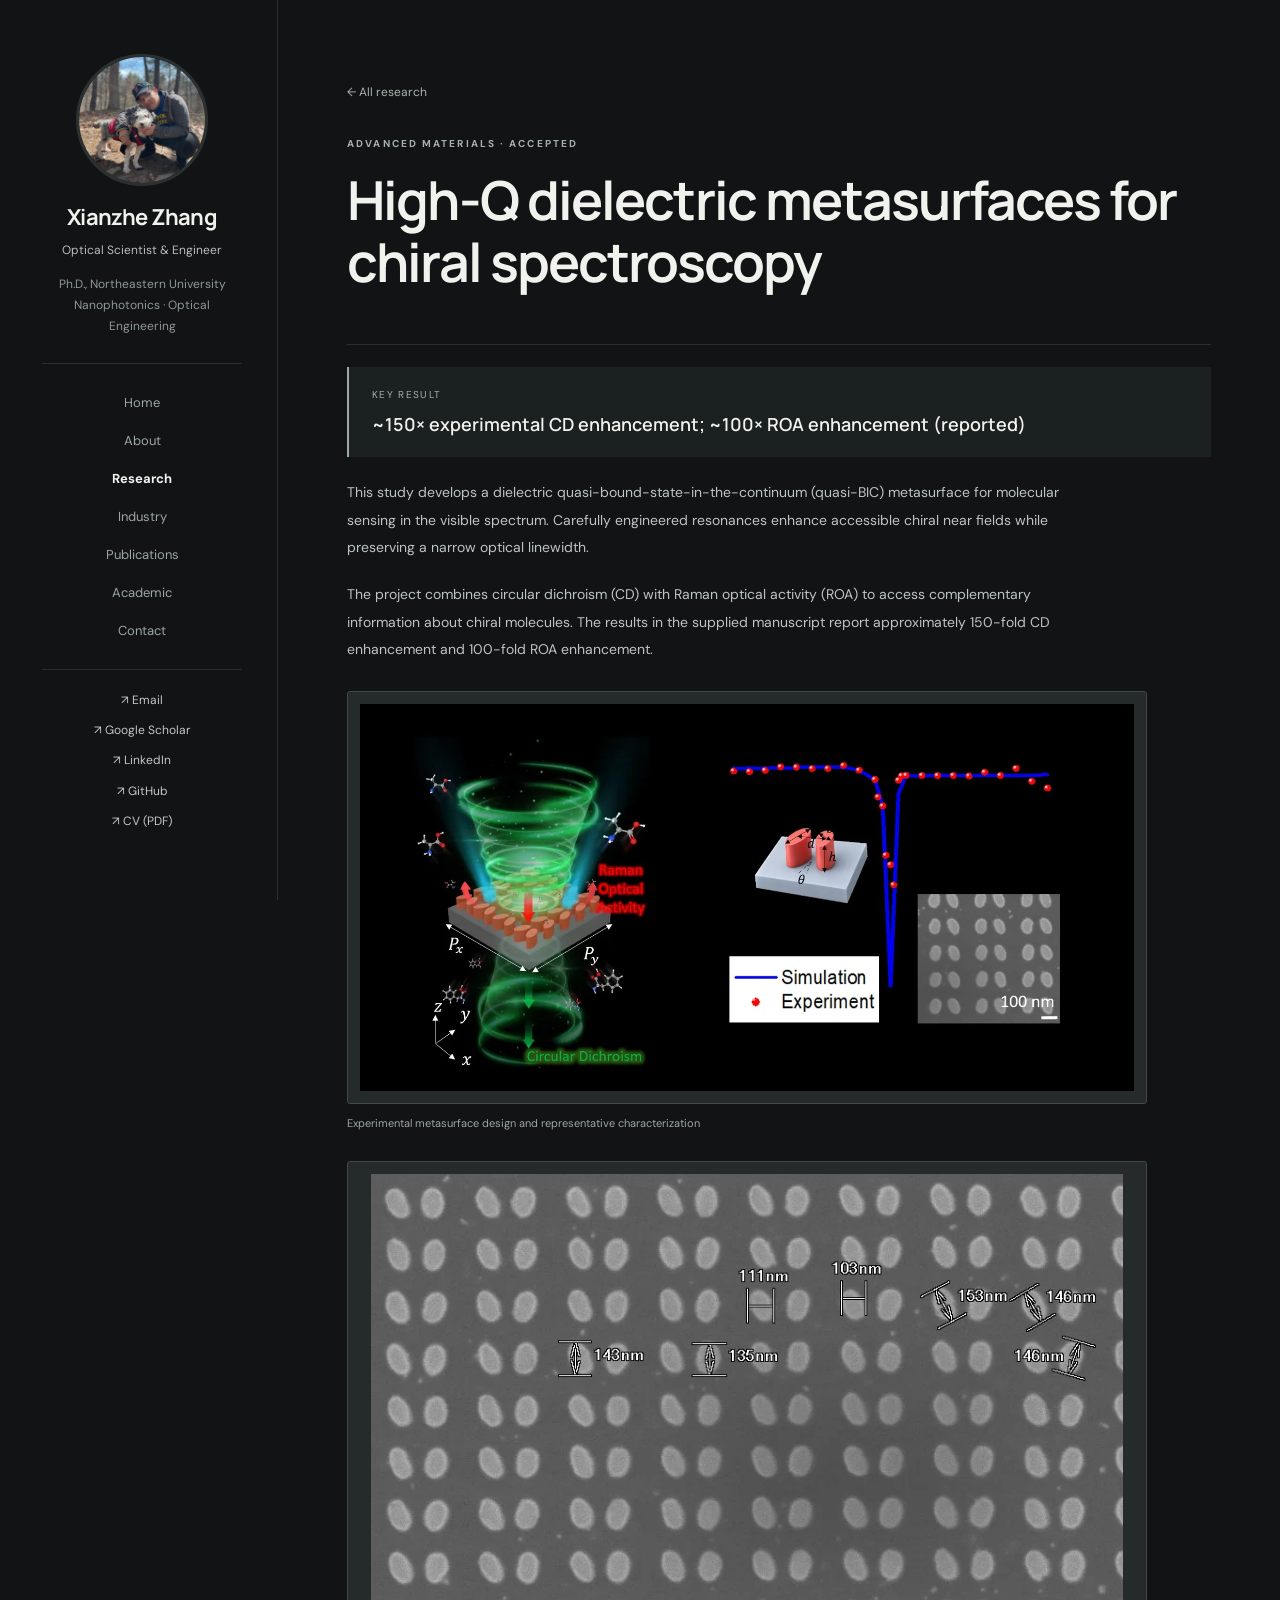
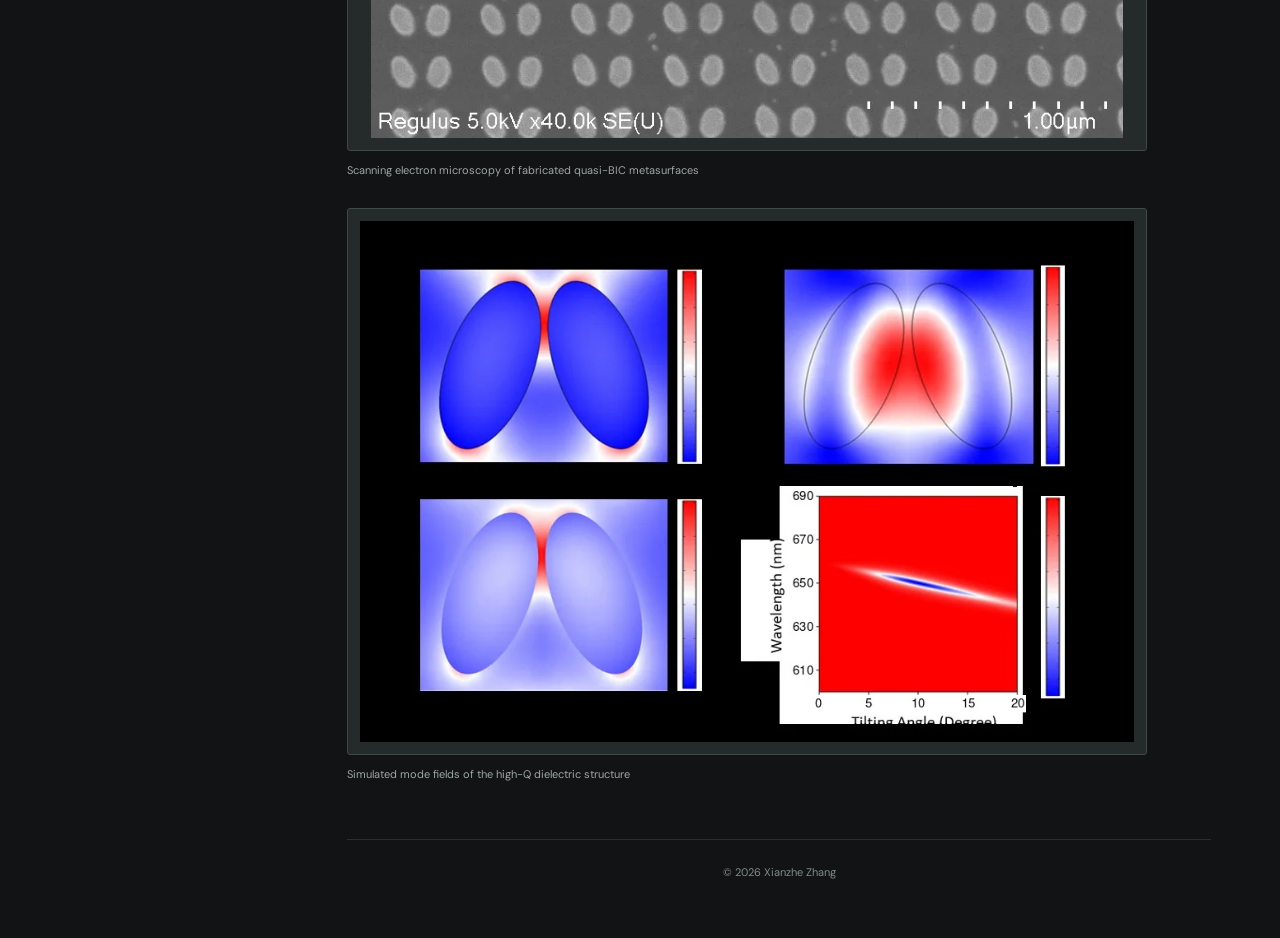
<file: research-bic.html>
<!DOCTYPE html>

<html lang="en"><head><meta charset="utf-8"/><meta content="width=device-width,initial-scale=1" name="viewport"/><meta content="#111315" name="theme-color"/><meta content="Xianzhe Zhang — Nanophotonics, chiral spectroscopy, high-Q metasurfaces, and optical engineering." name="description"/><title>High-Q dielectric metasurfaces for chiral spectroscopy · Xianzhe Zhang</title><link href="assets/favicon.svg" rel="icon"/><link href="styles.css" rel="stylesheet"/></head><body><a class="skip" href="#content">Skip to content</a><div class="layout"><aside class="sidebar"><a class="identity" href="index.html"><img alt="Xianzhe Zhang with his dog Coco on a hike" class="portrait" src="assets/xianzhe-coco.png"/><span class="name">Xianzhe Zhang</span><span class="profession">Optical Scientist &amp; Engineer</span></a><p class="sidebar-bio">Ph.D., Northeastern University<br/>Nanophotonics · Optical Engineering</p><nav aria-label="Main navigation" class="side-nav"><a class="nav-link" href="index.html">Home</a><a class="nav-link" href="about.html">About</a><a class="nav-link selected" href="research.html">Research</a><a class="nav-link" href="engineering.html">Industry</a><a class="nav-link" href="publications.html">Publications</a><a class="nav-link" href="academic.html">Academic</a><a class="nav-link" href="contact.html">Contact</a></nav><div class="sidebar-contact"><a href="mailto:xianzhe.z@northeastern.edu">↗ Email</a><a href="https://scholar.google.com/citations?user=ajR6JjYAAAAJ&amp;hl=en" rel="noopener" target="_blank">↗ Google Scholar</a><a href="https://www.linkedin.com/in/xianzhe-zhang-nicolas/" rel="noopener" target="_blank">↗ LinkedIn</a><a href="https://github.com/NicolasNorthcliff" rel="noopener" target="_blank">↗ GitHub </a><a href="assets/Xianzhe_Zhang_CV_Public.pdf" rel="noopener" target="_blank">↗ CV (PDF)</a></div></aside><main class="content" id="content"><a class="back-link" href="research.html">← All research</a><header class="page-head"><span class="overline">ADVANCED MATERIALS · ACCEPTED</span><h1>High-Q dielectric metasurfaces for chiral spectroscopy</h1></header><div class="key-result"><small>KEY RESULT</small><strong>~150× experimental CD enhancement; ~100× ROA enhancement (reported)</strong></div><div class="prose"><p>This study develops a dielectric quasi-bound-state-in-the-continuum (quasi-BIC) metasurface for molecular sensing in the visible spectrum. Carefully engineered resonances enhance accessible chiral near fields while preserving a narrow optical linewidth.</p><p>The project combines circular dichroism (CD) with Raman optical activity (ROA) to access complementary information about chiral molecules. The results in the supplied manuscript report approximately 150-fold CD enhancement and 100-fold ROA enhancement.</p></div><figure class="figure detail-figure"><img alt="Experimental metasurface design and representative characterization (dissertation defense)." loading="lazy" src="assets/research/bic-design.webp"/><figcaption>Experimental metasurface design and representative characterization</figcaption></figure><figure class="figure detail-figure"><img alt="Scanning electron microscopy of fabricated quasi-BIC metasurfaces (dissertation defense)." loading="lazy" src="assets/research/bic-sem.webp"/><figcaption>Scanning electron microscopy of fabricated quasi-BIC metasurfaces</figcaption></figure><figure class="figure detail-figure"><img alt="Simulated mode fields of the high-Q dielectric structure (dissertation defense)." loading="lazy" src="assets/research/bic-field.webp"/><figcaption>Simulated mode fields of the high-Q dielectric structure</figcaption></figure><footer class="footer">© 2026 Xianzhe Zhang</footer></main></div><script src="site-config.js"></script></body></html>
</file>
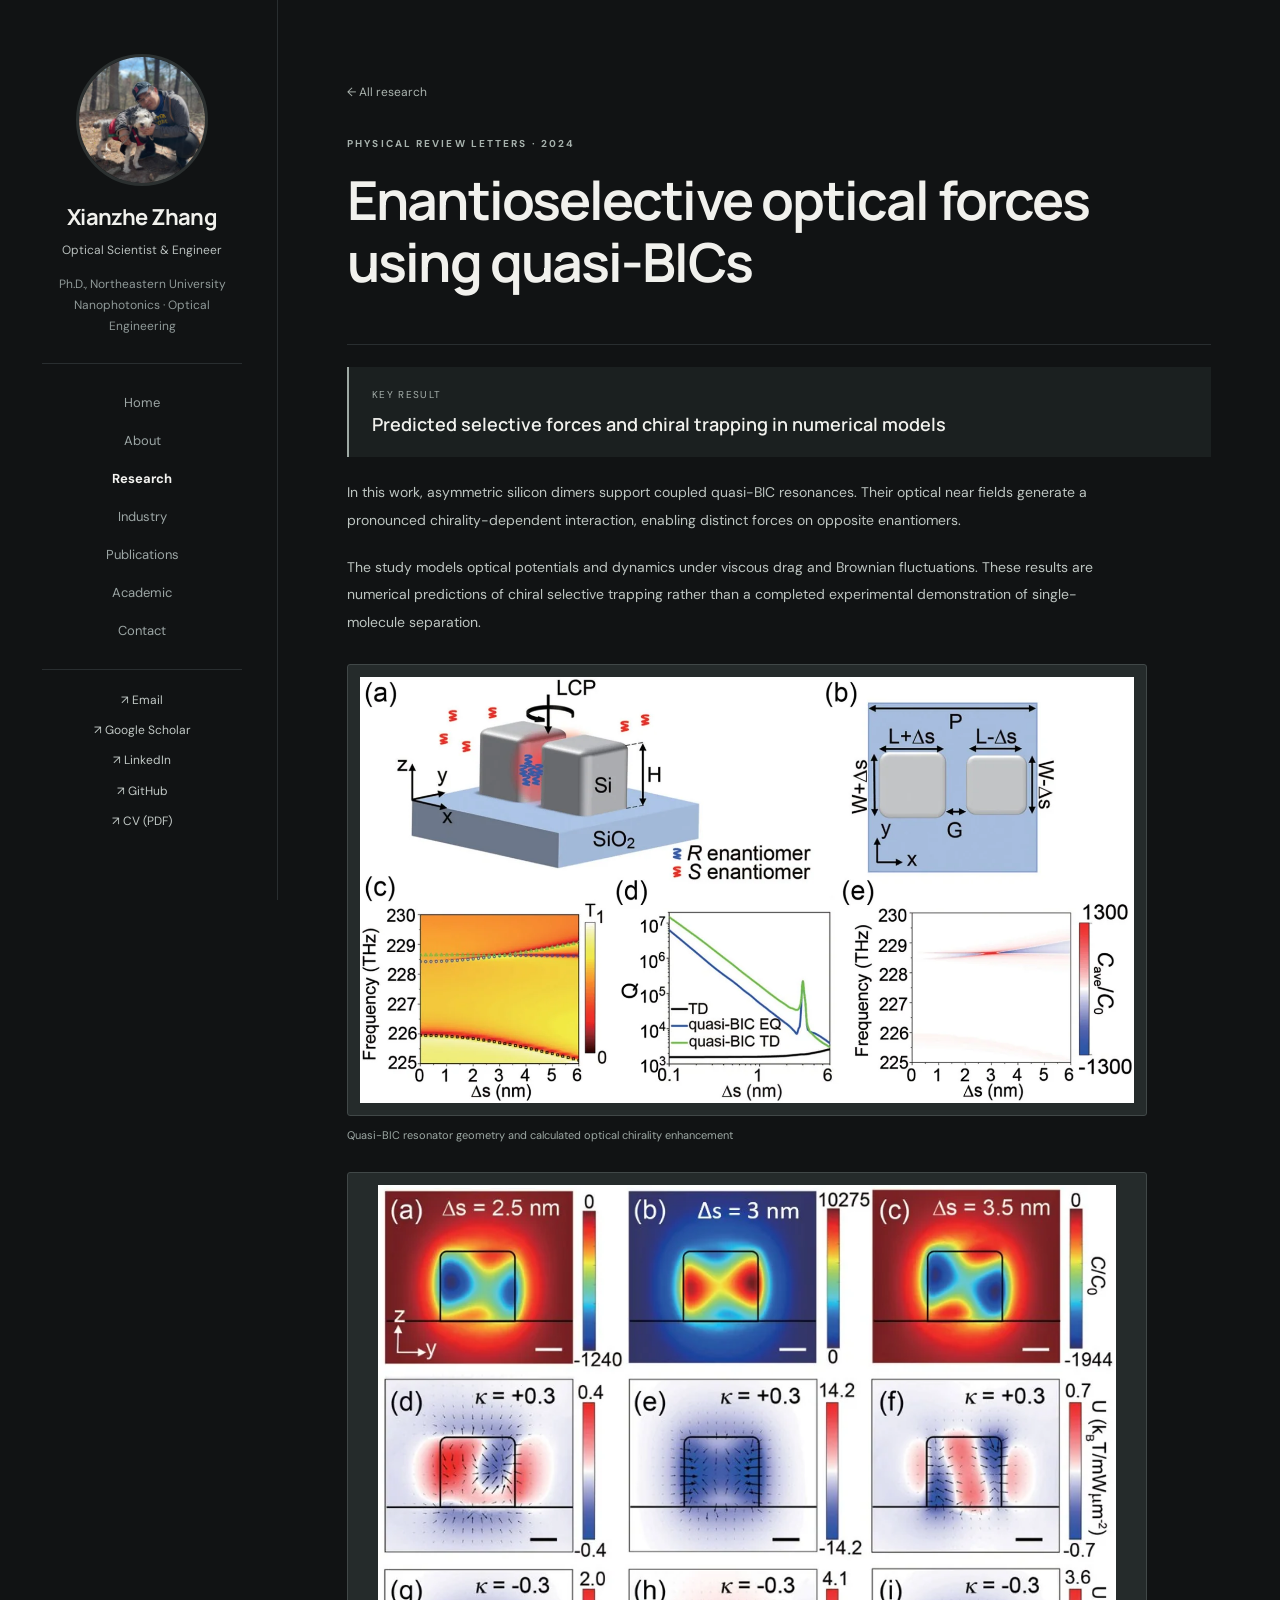
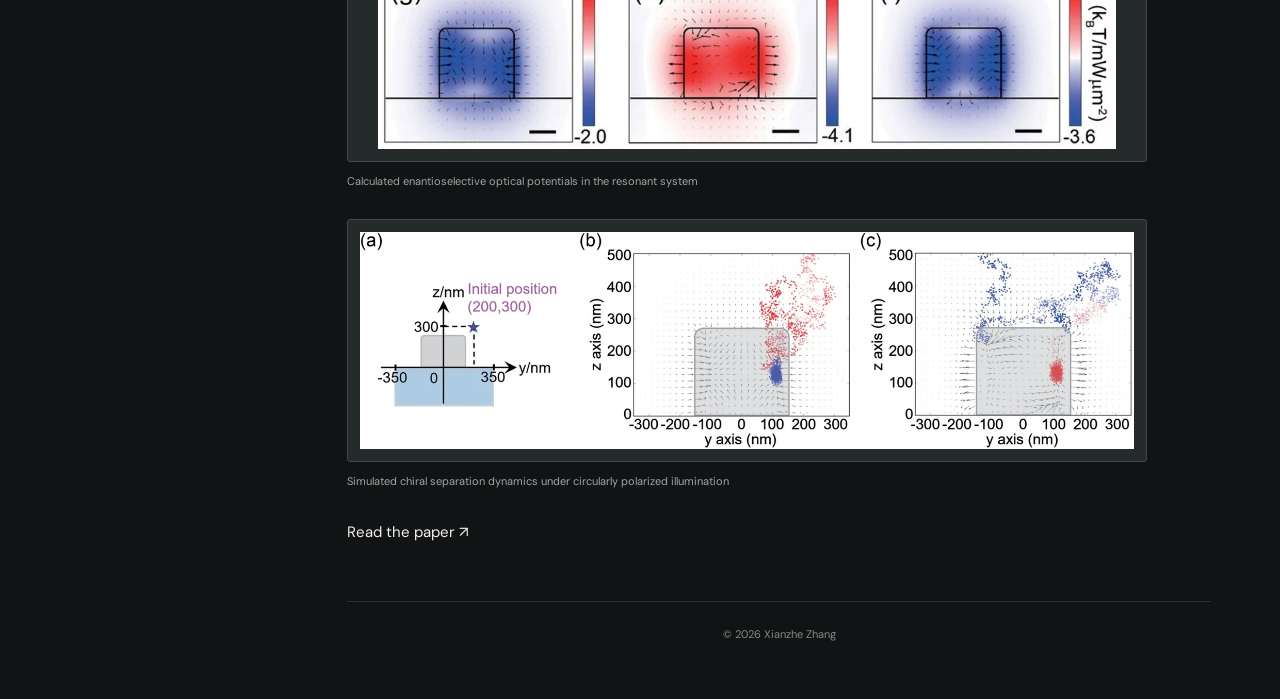
<file: research-forces.html>
<!DOCTYPE html>

<html lang="en"><head><meta charset="utf-8"/><meta content="width=device-width,initial-scale=1" name="viewport"/><meta content="#111315" name="theme-color"/><meta content="Xianzhe Zhang — Nanophotonics, chiral spectroscopy, high-Q metasurfaces, and optical engineering." name="description"/><title>Enantioselective optical forces using quasi-BICs · Xianzhe Zhang</title><link href="assets/favicon.svg" rel="icon"/><link href="styles.css" rel="stylesheet"/></head><body><a class="skip" href="#content">Skip to content</a><div class="layout"><aside class="sidebar"><a class="identity" href="index.html"><img alt="Xianzhe Zhang with his dog Coco on a hike" class="portrait" src="assets/xianzhe-coco.png"/><span class="name">Xianzhe Zhang</span><span class="profession">Optical Scientist &amp; Engineer</span></a><p class="sidebar-bio">Ph.D., Northeastern University<br/>Nanophotonics · Optical Engineering</p><nav aria-label="Main navigation" class="side-nav"><a class="nav-link" href="index.html">Home</a><a class="nav-link" href="about.html">About</a><a class="nav-link selected" href="research.html">Research</a><a class="nav-link" href="engineering.html">Industry</a><a class="nav-link" href="publications.html">Publications</a><a class="nav-link" href="academic.html">Academic</a><a class="nav-link" href="contact.html">Contact</a></nav><div class="sidebar-contact"><a href="mailto:xianzhe.z@northeastern.edu">↗ Email</a><a href="https://scholar.google.com/citations?user=ajR6JjYAAAAJ&amp;hl=en" rel="noopener" target="_blank">↗ Google Scholar</a><a href="https://www.linkedin.com/in/xianzhe-zhang-nicolas/" rel="noopener" target="_blank">↗ LinkedIn</a><a href="https://github.com/NicolasNorthcliff" rel="noopener" target="_blank">↗ GitHub </a><a href="assets/Xianzhe_Zhang_CV_Public.pdf" rel="noopener" target="_blank">↗ CV (PDF)</a></div></aside><main class="content" id="content"><a class="back-link" href="research.html">← All research</a><header class="page-head"><span class="overline">PHYSICAL REVIEW LETTERS · 2024</span><h1>Enantioselective optical forces using quasi-BICs</h1></header><div class="key-result"><small>KEY RESULT</small><strong>Predicted selective forces and chiral trapping in numerical models</strong></div><div class="prose"><p>In this work, asymmetric silicon dimers support coupled quasi-BIC resonances. Their optical near fields generate a pronounced chirality-dependent interaction, enabling distinct forces on opposite enantiomers.</p><p>The study models optical potentials and dynamics under viscous drag and Brownian fluctuations. These results are numerical predictions of chiral selective trapping rather than a completed experimental demonstration of single-molecule separation.</p></div><figure class="figure detail-figure"><img alt="Quasi-BIC resonator geometry and calculated optical chirality enhancement." loading="lazy" src="assets/research/force-structure.webp"/><figcaption>Quasi-BIC resonator geometry and calculated optical chirality enhancement</figcaption></figure><figure class="figure detail-figure"><img alt="Calculated enantioselective optical potentials in the resonant system." loading="lazy" src="assets/research/force-potential.webp"/><figcaption>Calculated enantioselective optical potentials in the resonant system</figcaption></figure><figure class="figure detail-figure"><img alt="Simulated chiral separation dynamics under circularly polarized illumination." loading="lazy" src="assets/research/force-trajectory.webp"/><figcaption>Simulated chiral separation dynamics under circularly polarized illumination</figcaption></figure><p class="action-footer"><a class="text-button" href="https://doi.org/10.1103/PhysRevLett.133.086901" rel="noopener" target="_blank">Read the paper ↗</a></p><footer class="footer">© 2026 Xianzhe Zhang</footer></main></div><script src="site-config.js"></script></body></html>
</file>
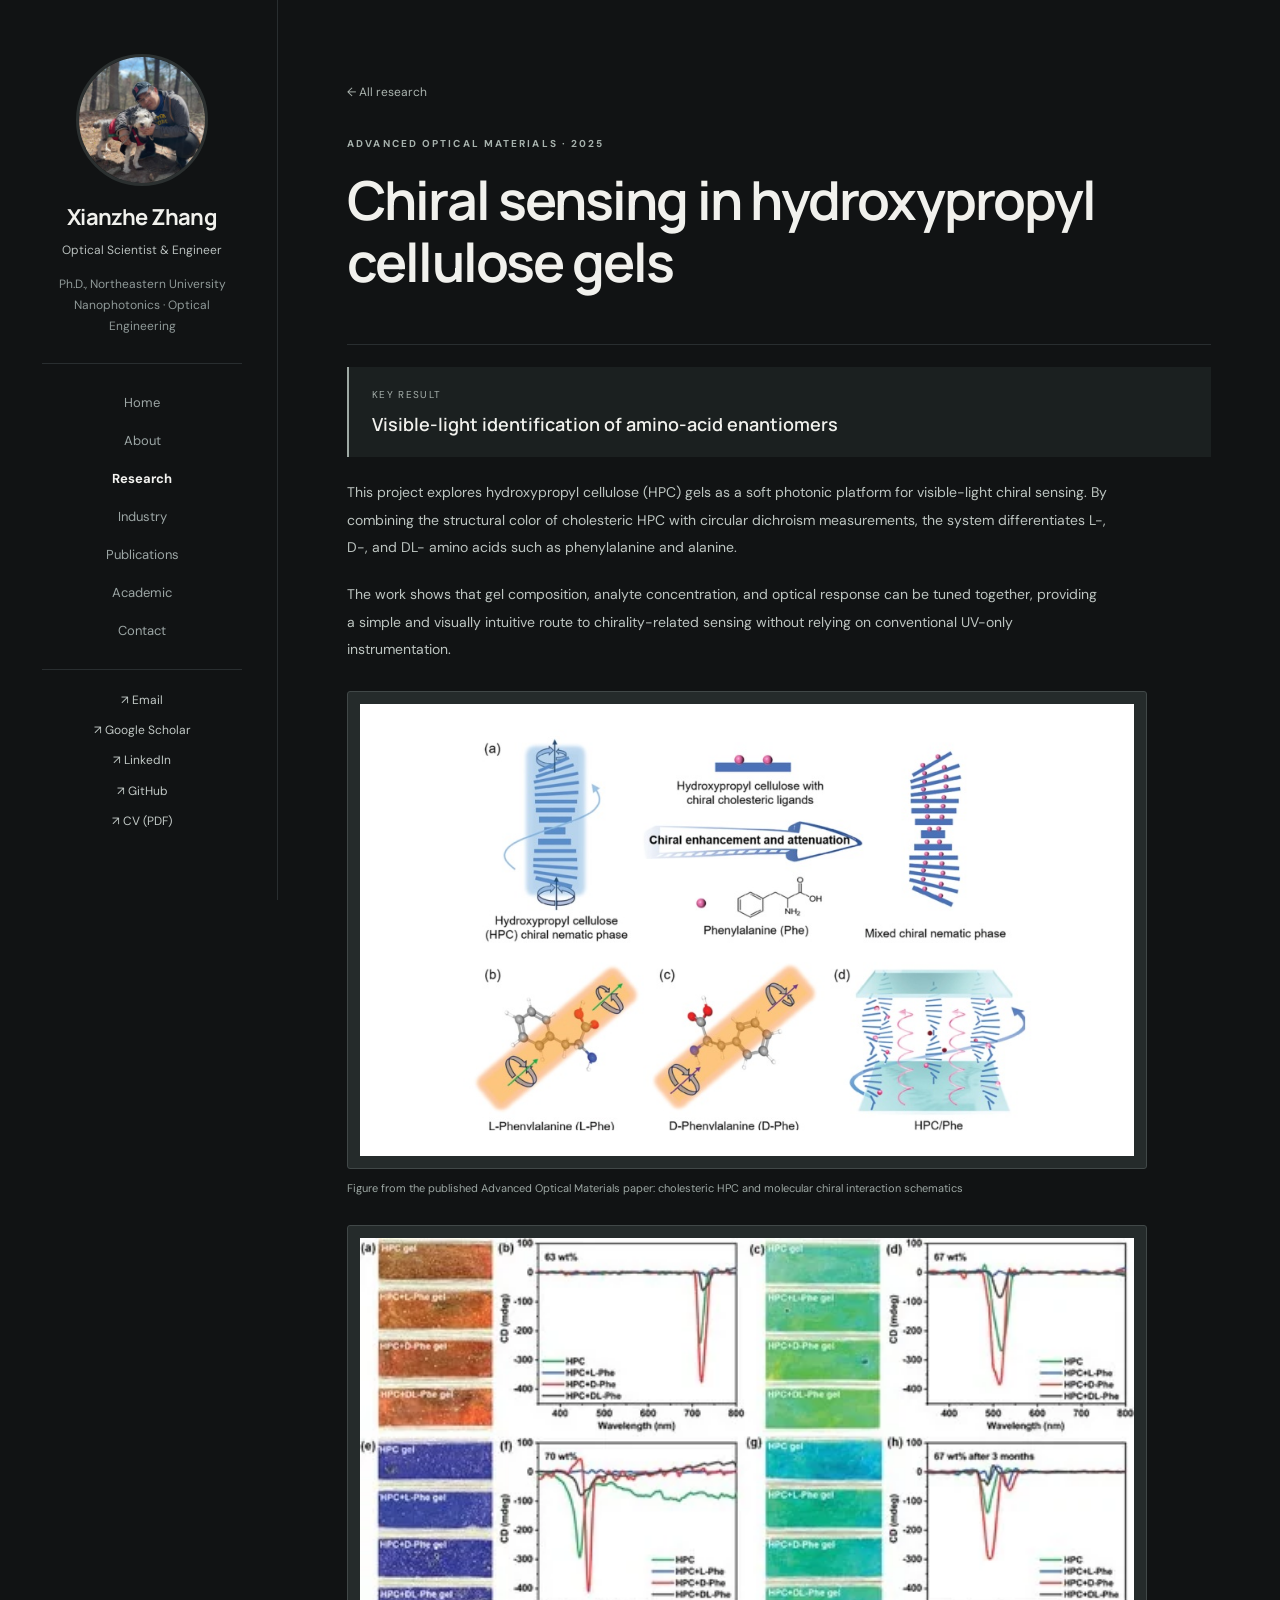
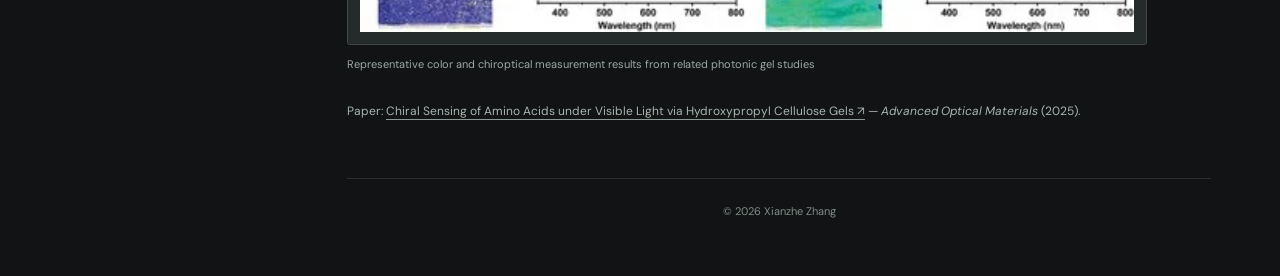
<file: research-gels.html>
<!DOCTYPE html>

<html lang="en"><head><meta charset="utf-8"/><meta content="width=device-width,initial-scale=1" name="viewport"/><meta content="#111315" name="theme-color"/><meta content="Xianzhe Zhang — Nanophotonics, chiral spectroscopy, high-Q metasurfaces, and optical engineering." name="description"/><title>Chiral sensing in hydroxypropyl cellulose gels · Xianzhe Zhang</title><link href="assets/favicon.svg" rel="icon"/><link href="styles.css" rel="stylesheet"/></head><body><a class="skip" href="#content">Skip to content</a><div class="layout"><aside class="sidebar"><a class="identity" href="index.html"><img alt="Xianzhe Zhang with his dog Coco on a hike" class="portrait" src="assets/xianzhe-coco.png"/><span class="name">Xianzhe Zhang</span><span class="profession">Optical Scientist &amp; Engineer</span></a><p class="sidebar-bio">Ph.D., Northeastern University<br/>Nanophotonics · Optical Engineering</p><nav aria-label="Main navigation" class="side-nav"><a class="nav-link" href="index.html">Home</a><a class="nav-link" href="about.html">About</a><a class="nav-link selected" href="research.html">Research</a><a class="nav-link" href="engineering.html">Industry</a><a class="nav-link" href="publications.html">Publications</a><a class="nav-link" href="academic.html">Academic</a><a class="nav-link" href="contact.html">Contact</a></nav><div class="sidebar-contact"><a href="mailto:xianzhe.z@northeastern.edu">↗ Email</a><a href="https://scholar.google.com/citations?user=ajR6JjYAAAAJ&amp;hl=en" rel="noopener" target="_blank">↗ Google Scholar</a><a href="https://www.linkedin.com/in/xianzhe-zhang-nicolas/" rel="noopener" target="_blank">↗ LinkedIn</a><a href="https://github.com/NicolasNorthcliff" rel="noopener" target="_blank">↗ GitHub </a><a href="assets/Xianzhe_Zhang_CV_Public.pdf" rel="noopener" target="_blank">↗ CV (PDF)</a></div></aside><main class="content" id="content"><a class="back-link" href="research.html">← All research</a><header class="page-head"><span class="overline">ADVANCED OPTICAL MATERIALS · 2025</span><h1>Chiral sensing in hydroxypropyl cellulose gels</h1></header><div class="key-result"><small>KEY RESULT</small><strong>Visible-light identification of amino-acid enantiomers</strong></div><div class="prose"><p>This project explores hydroxypropyl cellulose (HPC) gels as a soft photonic platform for visible-light chiral sensing. By combining the structural color of cholesteric HPC with circular dichroism measurements, the system differentiates L-, D-, and DL- amino acids such as phenylalanine and alanine.</p><p>The work shows that gel composition, analyte concentration, and optical response can be tuned together, providing a simple and visually intuitive route to chirality-related sensing without relying on conventional UV-only instrumentation.</p></div><figure class="figure detail-figure"><img alt="Representative figure from “Chiral Sensing of Amino Acids under Visible Light via Hydroxypropyl Cellulose Gels.”" loading="lazy" src="assets/research/hpc-figure.jpg"/><figcaption>Figure from the published Advanced Optical Materials paper: cholesteric HPC and molecular chiral interaction schematics</figcaption></figure><figure class="figure detail-figure"><img alt="Representative color and chiroptical measurement results from related photonic gel studies." loading="lazy" src="assets/research/gel-sensing.webp"/><figcaption>Representative color and chiroptical measurement results from related photonic gel studies</figcaption></figure><p class="footnote">Paper: <a href="https://doi.org/10.1002/adom.202500053" rel="noopener" target="_blank">Chiral Sensing of Amino Acids under Visible Light via Hydroxypropyl Cellulose Gels ↗</a> — <em>Advanced Optical Materials</em> (2025).</p><footer class="footer">© 2026 Xianzhe Zhang</footer></main></div><script src="site-config.js"></script></body></html>
</file>
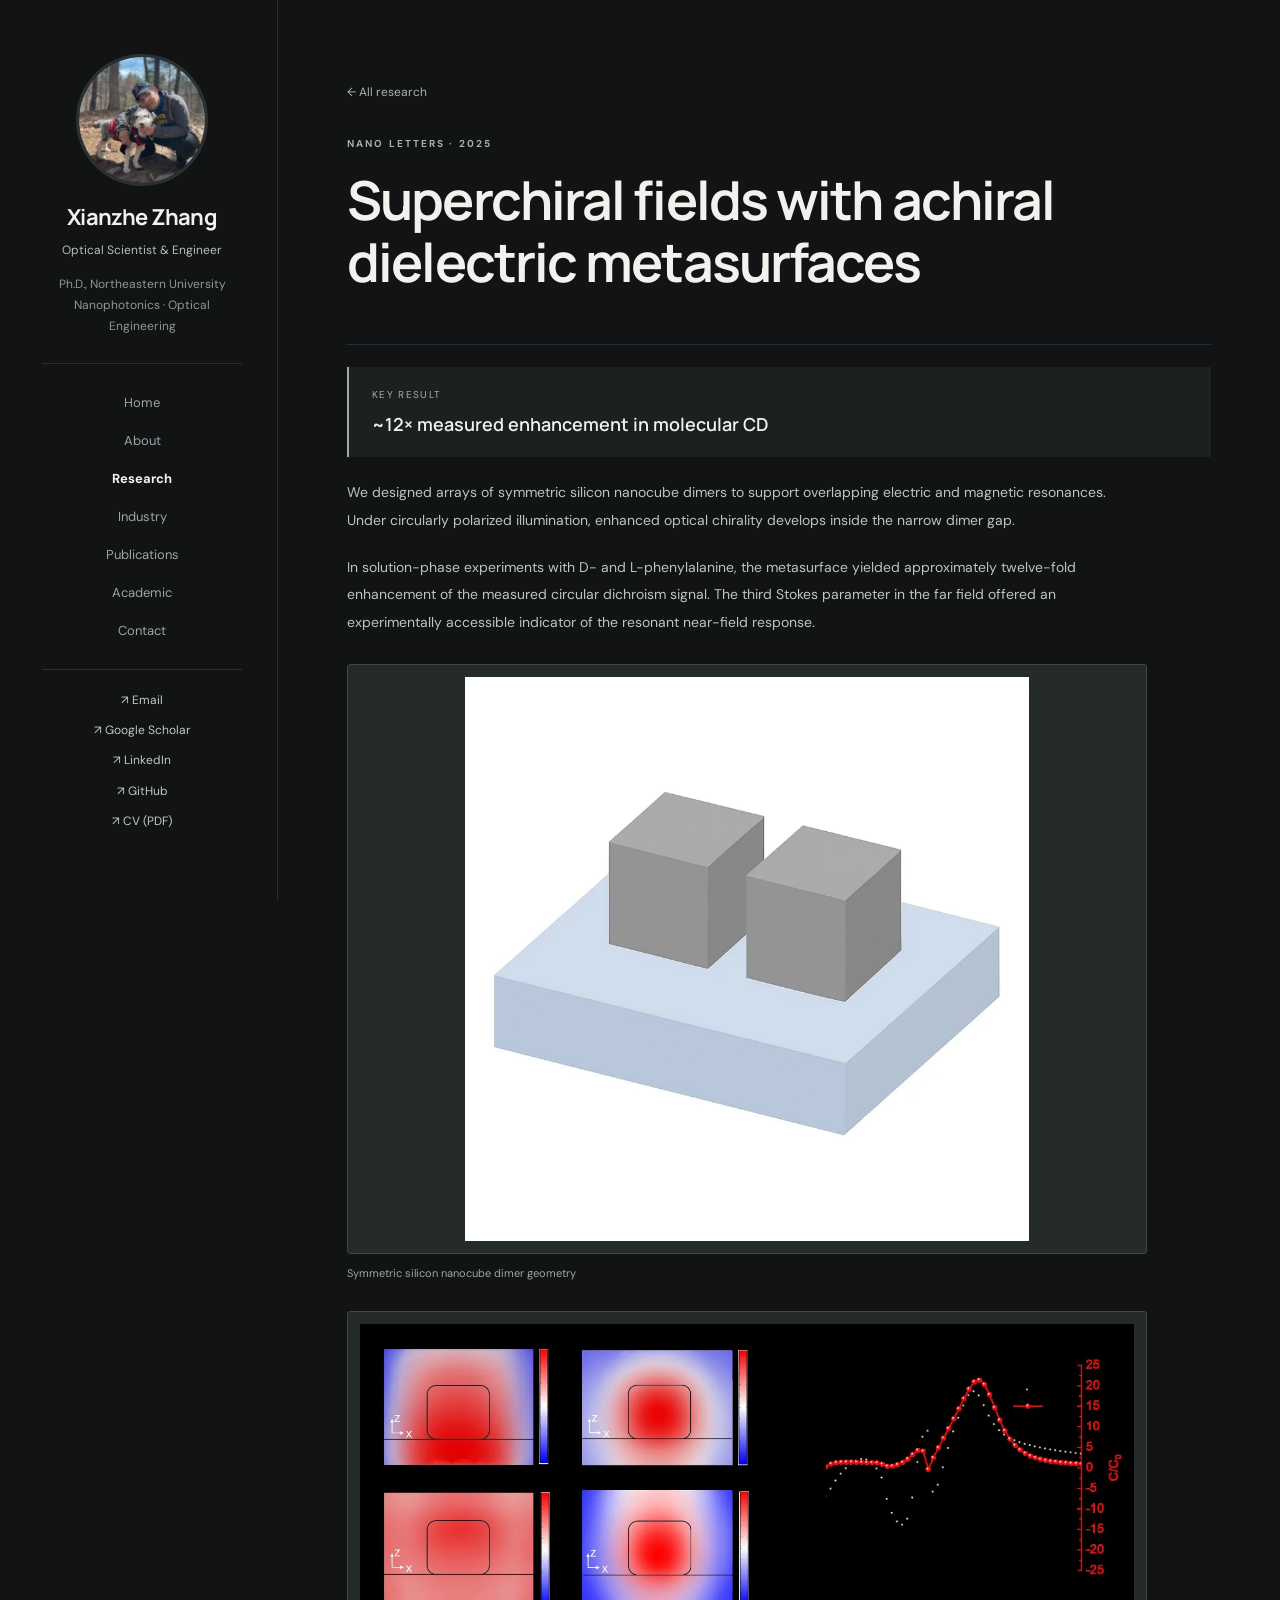
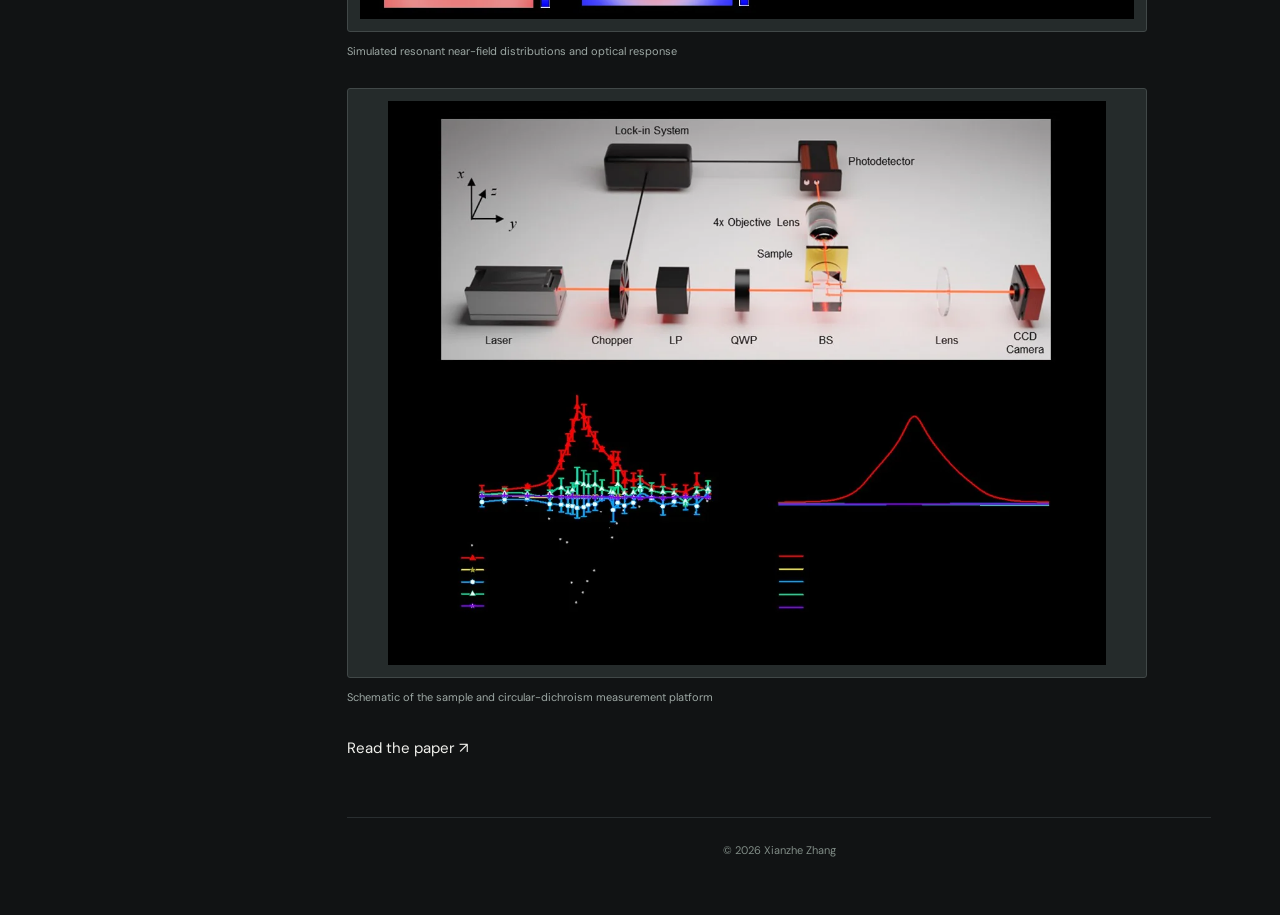
<file: research-superchiral.html>
<!DOCTYPE html>

<html lang="en"><head><meta charset="utf-8"/><meta content="width=device-width,initial-scale=1" name="viewport"/><meta content="#111315" name="theme-color"/><meta content="Xianzhe Zhang — Nanophotonics, chiral spectroscopy, high-Q metasurfaces, and optical engineering." name="description"/><title>Superchiral fields with achiral dielectric metasurfaces · Xianzhe Zhang</title><link href="assets/favicon.svg" rel="icon"/><link href="styles.css" rel="stylesheet"/></head><body><a class="skip" href="#content">Skip to content</a><div class="layout"><aside class="sidebar"><a class="identity" href="index.html"><img alt="Xianzhe Zhang with his dog Coco on a hike" class="portrait" src="assets/xianzhe-coco.png"/><span class="name">Xianzhe Zhang</span><span class="profession">Optical Scientist &amp; Engineer</span></a><p class="sidebar-bio">Ph.D., Northeastern University<br/>Nanophotonics · Optical Engineering</p><nav aria-label="Main navigation" class="side-nav"><a class="nav-link" href="index.html">Home</a><a class="nav-link" href="about.html">About</a><a class="nav-link selected" href="research.html">Research</a><a class="nav-link" href="engineering.html">Industry</a><a class="nav-link" href="publications.html">Publications</a><a class="nav-link" href="academic.html">Academic</a><a class="nav-link" href="contact.html">Contact</a></nav><div class="sidebar-contact"><a href="mailto:xianzhe.z@northeastern.edu">↗ Email</a><a href="https://scholar.google.com/citations?user=ajR6JjYAAAAJ&amp;hl=en" rel="noopener" target="_blank">↗ Google Scholar</a><a href="https://www.linkedin.com/in/xianzhe-zhang-nicolas/" rel="noopener" target="_blank">↗ LinkedIn</a><a href="https://github.com/NicolasNorthcliff" rel="noopener" target="_blank">↗ GitHub </a><a href="assets/Xianzhe_Zhang_CV_Public.pdf" rel="noopener" target="_blank">↗ CV (PDF)</a></div></aside><main class="content" id="content"><a class="back-link" href="research.html">← All research</a><header class="page-head"><span class="overline">NANO LETTERS · 2025</span><h1>Superchiral fields with achiral dielectric metasurfaces</h1></header><div class="key-result"><small>KEY RESULT</small><strong>~12× measured enhancement in molecular CD</strong></div><div class="prose"><p>We designed arrays of symmetric silicon nanocube dimers to support overlapping electric and magnetic resonances. Under circularly polarized illumination, enhanced optical chirality develops inside the narrow dimer gap.</p><p>In solution-phase experiments with D- and L-phenylalanine, the metasurface yielded approximately twelve-fold enhancement of the measured circular dichroism signal. The third Stokes parameter in the far field offered an experimentally accessible indicator of the resonant near-field response.</p></div><figure class="figure detail-figure"><img alt="Symmetric silicon nanocube dimer geometry, from the dissertation defense." loading="lazy" src="assets/research/nano-structure.webp"/><figcaption>Symmetric silicon nanocube dimer geometry</figcaption></figure><figure class="figure detail-figure"><img alt="Simulated resonant near-field distributions and optical response, from the dissertation defense." loading="lazy" src="assets/research/nano-field.webp"/><figcaption>Simulated resonant near-field distributions and optical response</figcaption></figure><figure class="figure detail-figure"><img alt="Schematic of the sample and circular-dichroism measurement platform, from the dissertation defense." loading="lazy" src="assets/research/nano-setup.webp"/><figcaption>Schematic of the sample and circular-dichroism measurement platform</figcaption></figure><p class="action-footer"><a class="text-button" href="https://doi.org/10.1021/acs.nanolett.5c02945" rel="noopener" target="_blank">Read the paper ↗</a></p><footer class="footer">© 2026 Xianzhe Zhang</footer></main></div><script src="site-config.js"></script></body></html>
</file>
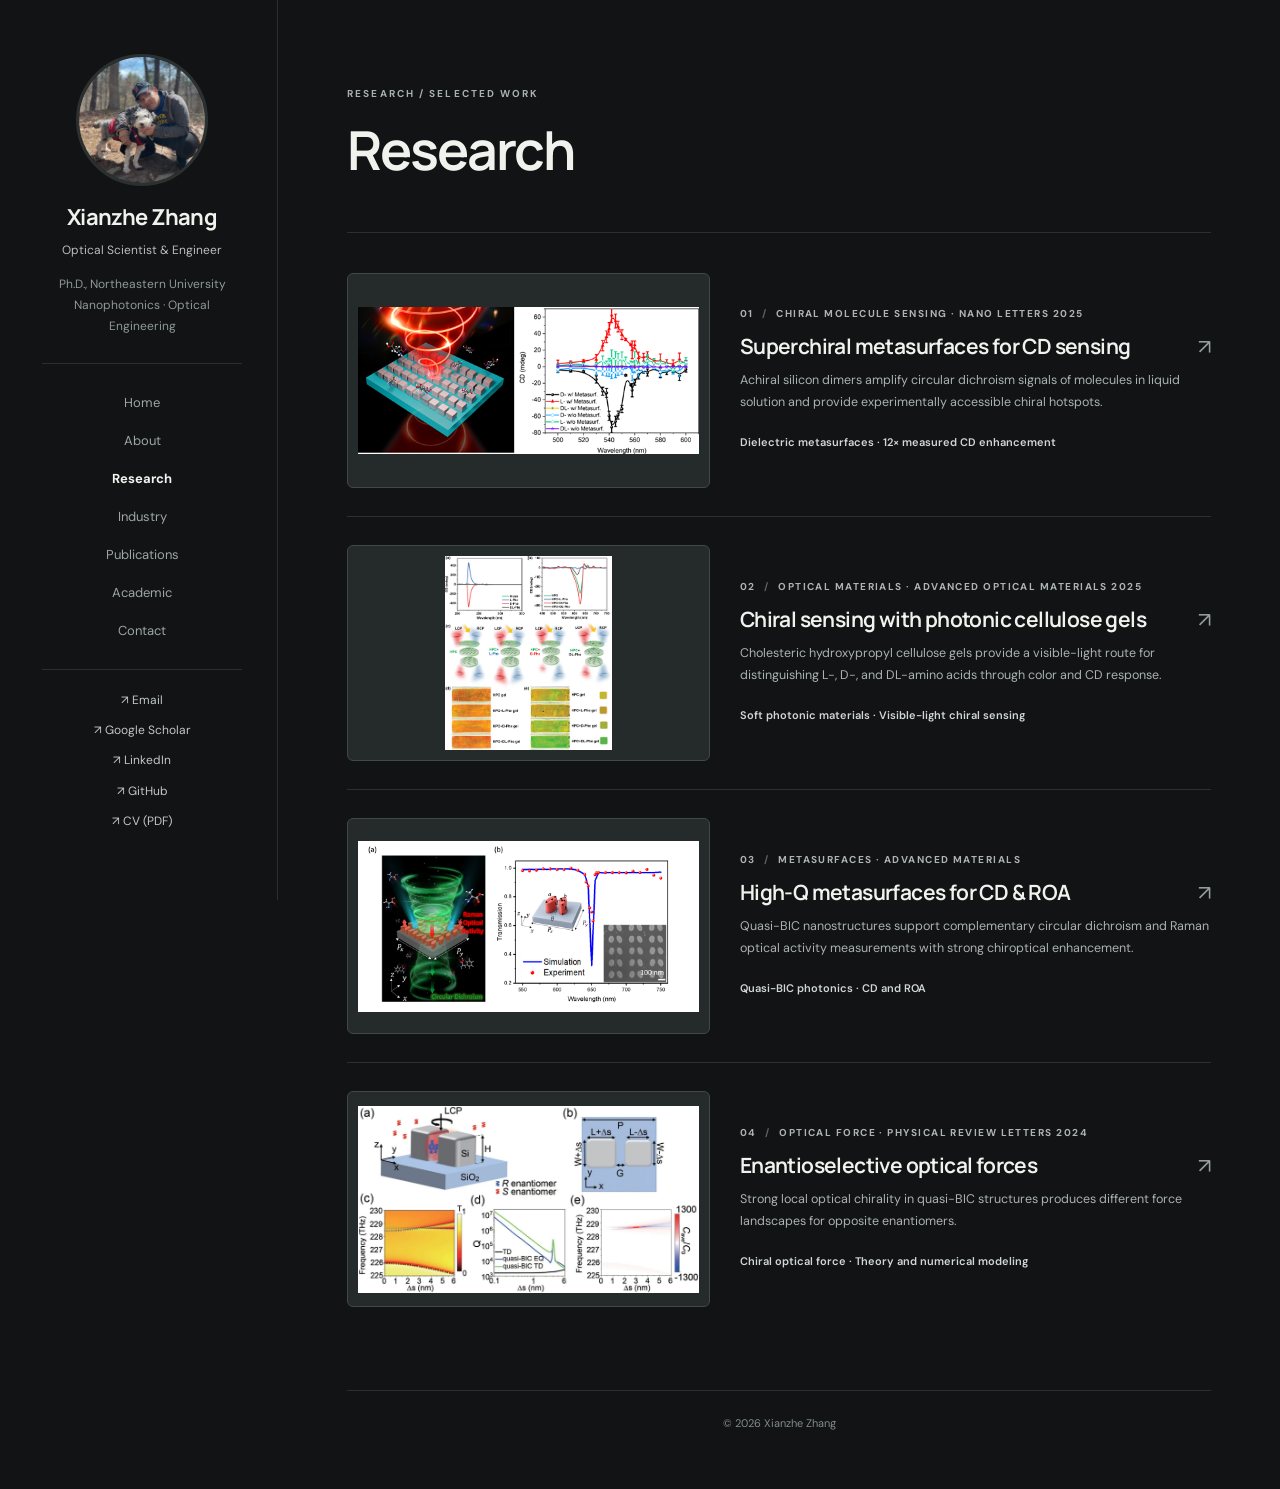
<file: research.html>
<!DOCTYPE html>

<html lang="en"><head><meta charset="utf-8"/><meta content="width=device-width,initial-scale=1" name="viewport"/><meta content="#111315" name="theme-color"/><meta content="Xianzhe Zhang — Nanophotonics, chiral spectroscopy, high-Q metasurfaces, and optical engineering." name="description"/><title>Research · Xianzhe Zhang</title><link href="assets/favicon.svg" rel="icon"/><link href="styles.css" rel="stylesheet"/></head><body><a class="skip" href="#content">Skip to content</a><div class="layout"><aside class="sidebar"><a class="identity" href="index.html"><img alt="Xianzhe Zhang with his dog Coco on a hike" class="portrait" src="assets/xianzhe-coco.png"/><span class="name">Xianzhe Zhang</span><span class="profession">Optical Scientist &amp; Engineer</span></a><p class="sidebar-bio">Ph.D., Northeastern University<br/>Nanophotonics · Optical Engineering</p><nav aria-label="Main navigation" class="side-nav"><a class="nav-link" href="index.html">Home</a><a class="nav-link" href="about.html">About</a><a class="nav-link selected" href="research.html">Research</a><a class="nav-link" href="engineering.html">Industry</a><a class="nav-link" href="publications.html">Publications</a><a class="nav-link" href="academic.html">Academic</a><a class="nav-link" href="contact.html">Contact</a></nav><div class="sidebar-contact"><a href="mailto:xianzhe.z@northeastern.edu">↗ Email</a><a href="https://scholar.google.com/citations?user=ajR6JjYAAAAJ&amp;hl=en" rel="noopener" target="_blank">↗ Google Scholar</a><a href="https://www.linkedin.com/in/xianzhe-zhang-nicolas/" rel="noopener" target="_blank">↗ LinkedIn</a><a href="https://github.com/NicolasNorthcliff" rel="noopener" target="_blank">↗ GitHub </a><a href="assets/Xianzhe_Zhang_CV_Public.pdf" rel="noopener" target="_blank">↗ CV (PDF)</a></div></aside><main class="content" id="content"><header class="page-head"><span class="overline">RESEARCH / SELECTED WORK</span><h1>Research</h1></header><section class="research-list">
<a class="research-card" href="research-superchiral.html"><div class="card-visual"><img alt="Superchiral metasurface and circular dichroism results" loading="lazy" src="assets/research/superchiral-card.png"/></div><div class="card-data"><div class="paper-meta">01 <span class="mid-dot">/</span> Chiral molecule sensing · Nano Letters 2025</div><h2>Superchiral metasurfaces for CD sensing<span aria-hidden="true" class="arrow">↗</span></h2><p>Achiral silicon dimers amplify circular dichroism signals of molecules in liquid solution and provide experimentally accessible chiral hotspots.</p><span class="metric">Dielectric metasurfaces · 12× measured CD enhancement</span></div></a>
<a class="research-card" href="research-gels.html"><div class="card-visual"><img alt="Hydroxypropyl cellulose gel figures for visible-light chiral sensing" loading="lazy" src="assets/research/hpc-card.png"/></div><div class="card-data"><div class="paper-meta">02 <span class="mid-dot">/</span> Optical materials · Advanced Optical Materials 2025</div><h2>Chiral sensing with photonic cellulose gels<span aria-hidden="true" class="arrow">↗</span></h2><p>Cholesteric hydroxypropyl cellulose gels provide a visible-light route for distinguishing L-, D-, and DL-amino acids through color and CD response.</p><span class="metric">Soft photonic materials · Visible-light chiral sensing</span></div></a>
<a class="research-card" href="research-bic.html"><div class="card-visual"><img alt="High-Q quasi-BIC metasurface for CD and ROA" loading="lazy" src="assets/research/metasurface-card.png"/></div><div class="card-data"><div class="paper-meta">03 <span class="mid-dot">/</span> Metasurfaces · Advanced Materials</div><h2>High-Q metasurfaces for CD &amp; ROA<span aria-hidden="true" class="arrow">↗</span></h2><p>Quasi-BIC nanostructures support complementary circular dichroism and Raman optical activity measurements with strong chiroptical enhancement.</p><span class="metric">Quasi-BIC photonics · CD and ROA</span></div></a>
<a class="research-card" href="research-forces.html"><div class="card-visual"><img alt="Optical force modeling in a quasi-BIC chiral nanostructure" loading="lazy" src="assets/research/forces-paper.jpg"/></div><div class="card-data"><div class="paper-meta">04 <span class="mid-dot">/</span> Optical force · Physical Review Letters 2024</div><h2>Enantioselective optical forces<span aria-hidden="true" class="arrow">↗</span></h2><p>Strong local optical chirality in quasi-BIC structures produces different force landscapes for opposite enantiomers.</p><span class="metric">Chiral optical force · Theory and numerical modeling</span></div></a>
</section><footer class="footer">© 2026 Xianzhe Zhang</footer></main></div><script src="site-config.js"></script></body></html>
</file>
<file: styles.css>
@import url('https://fonts.googleapis.com/css2?family=DM+Sans:wght@400;500;600;700&family=Manrope:wght@400;500;600;700;800&display=swap');
:root{color-scheme:dark;--bg:#111314;--surface:#151718;--line:#292e30;--text:#f1f1ed;--muted:#acb3b2;--sub:#858f90;--white:#fff;--serif:Georgia,serif}
*{box-sizing:border-box}html{scroll-behavior:smooth}body{margin:0;background:var(--bg);color:var(--text);font:15px/1.78 'DM Sans',-apple-system,BlinkMacSystemFont,'Segoe UI',sans-serif;-webkit-font-smoothing:antialiased}a{text-decoration:none;color:inherit}a:focus-visible,button:focus-visible{outline:2px solid #d4d9d7;outline-offset:4px}a:hover{color:#fff}img{max-width:100%;display:block}::selection{background:#d6dfdb;color:#101112}
.skip{position:absolute;top:-90px;left:16px;z-index:100;background:#fff;color:#111;padding:10px}.skip:focus{top:12px}
.layout{max-width:1360px;margin:auto;display:grid;grid-template-columns:278px minmax(0,1fr);min-height:100vh}
.sidebar{position:sticky;top:0;height:100vh;overflow-y:auto;padding:54px 35px 25px 42px;border-right:1px solid var(--line);display:flex;flex-direction:column;scrollbar-width:thin}
.identity{display:block;color:var(--text)}.portrait{height:136px;width:136px;border-radius:50%;object-fit:cover;object-position:50% 42%;filter:saturate(.9);border:3px solid #2b3030;margin:0 0 20px}.identity .name{display:block;font-family:Manrope,'DM Sans',sans-serif;font-size:23px;font-weight:700;letter-spacing:-.8px;line-height:1.3}.profession{display:block;margin:6px 0 0;color:#b8bfbd;font-size:12px}.sidebar-bio{font-size:12px;line-height:1.75;color:#8f9998;margin:17px 0 25px}.side-nav{border-top:1px solid var(--line);padding:20px 0 0;display:flex;flex-direction:column;gap:1px}.nav-link{font-size:13px;padding:7px 0;color:#9ca6a5;transition:color .18s}.nav-link:hover,.nav-link.selected{color:#f3f3f0}.nav-link.selected{font-weight:700}.sidebar-contact{border-top:1px solid var(--line);margin:19px 0 0;padding:20px 0 10px;display:flex;flex-direction:column;gap:9px}.sidebar-contact a{font-size:12px;color:#c1c8c5}.sidebar-contact a:hover{color:#fff}.setup-tag{font-size:10px;color:#75827e}.sidebar-footer{font-size:11px;color:#727e7d;margin-top:auto;padding-top:25px}
.content{width:100%;max-width:1070px;padding:78px clamp(32px,5.4vw,82px) 32px;min-width:0}.intro-block{padding:16px 0 58px;border-bottom:1px solid var(--line)}
.intro-centered{max-width:860px;margin:0 auto;text-align:center}.intro-centered .link-row{justify-content:center}.intro-centered .overline{justify-content:center;display:block}h1,h2,h3,p{margin:0}.intro-block .overline,.overline{font-size:10px;font-weight:700;letter-spacing:2.1px;color:#a7b2ad;text-transform:uppercase}.intro-block h1{max-width:860px;margin:24px auto 24px;font:600 clamp(34px,4.2vw,55px)/1.2 Manrope,'DM Sans',sans-serif;letter-spacing:-2.4px}.intro-block h1 em{font-style:normal;color:#909a98}.intro-lead{max-width:760px;margin:0 auto;font-size:17px;color:#e1e6e2;line-height:1.8}.intro-secondary{max-width:760px;margin:21px auto 0;color:#a5afac;font-size:14px;line-height:1.95}.link-row{display:flex;gap:23px;flex-wrap:wrap;margin-top:32px}.quiet-link{display:inline-flex;gap:10px;align-items:center;font-size:12px;font-weight:700;color:#e3e7e4;border-bottom:1px solid #707b78;padding:0 0 6px}.quiet-link:hover{border-color:#fff}
.content-section{padding:44px 0 46px;border-bottom:1px solid var(--line)}.section-label{display:flex;align-items:baseline;justify-content:space-between;gap:20px;margin-bottom:15px}.section-label span{font:700 17px/1.35 Manrope,sans-serif;letter-spacing:-.25px}.section-label a{color:#afb8b6;font-size:12px;white-space:nowrap}.section-label a:hover{color:#fff}
.research-card{display:grid;grid-template-columns:minmax(245px,42%) minmax(0,1fr);align-items:center;gap:30px;padding:24px 0;border-bottom:1px solid #2b3031;transition:transform .2s ease}.research-card:last-child{border-bottom:0}.research-card:hover{transform:translateX(2px)}.card-visual{background:#fff;border-radius:3px;overflow:hidden;aspect-ratio:1.68;display:flex;align-items:center;justify-content:center;padding:14px}.card-visual img{display:block;width:100%;height:100%;object-fit:contain;transition:transform .28s}.research-card:hover .card-visual img{transform:scale(1.025)}.paper-meta{font-size:10px;text-transform:uppercase;letter-spacing:1.45px;color:#adb5b2;font-weight:700;line-height:1.6}.mid-dot{opacity:.5;padding:0 5px}.card-data{min-width:0}.card-data h2{font:650 clamp(17px,1.8vw,21px)/1.34 Manrope,'DM Sans',sans-serif;letter-spacing:-.6px;margin:10px 0}.card-data p{font-size:12.5px;color:#aab3b0;line-height:1.72;margin:0 0 15px}.arrow{float:right;color:#969f9c;font-weight:400;margin-left:10px}.metric{display:inline-block;color:#d1d8d4;font-size:11px;font-weight:600}
.expertise-grid{display:grid;grid-template-columns:repeat(3,minmax(0,1fr));gap:28px;margin-top:28px}.expertise-grid>div{border-left:1px solid #414a47;padding-left:16px}.eyebrow-small{font-size:10px;letter-spacing:1.4px;color:#84918b;font-weight:700}.expertise-grid p{color:#cbd0cc;font-size:12px;margin-top:10px;line-height:1.75}
.page-head{padding:1px 0 33px;border-bottom:1px solid var(--line);margin-bottom:12px}.page-head h1{font:650 clamp(38px,4.2vw,54px)/1.15 Manrope,sans-serif;letter-spacing:-1.9px;margin:13px 0 18px}.page-head .lead{max-width:720px;color:#aeb7b4;line-height:1.8;font-size:15px}.research-list .research-card{padding:28px 0}
.copy,.prose p{color:#bdc5c1;line-height:1.95;font-size:14px;margin-bottom:20px}.prose{max-width:760px}.back-link{font-size:12px;color:#abb4af;display:inline-block;margin-bottom:25px}.key-result{margin:22px 0;padding:19px 23px;background:#1b2020;border-left:2px solid #9ea9a4}.key-result small{display:block;color:#a5afab;font-size:10px;letter-spacing:1.3px}.key-result strong{display:block;font:600 18px/1.55 Manrope,sans-serif;margin-top:7px}.figure{margin:28px 0}.figure img{width:100%;max-height:590px;object-fit:contain;background:#fff;border-radius:3px;padding:8px}.figure figcaption{font-size:11px;color:#9da8a4;margin-top:10px;line-height:1.7}.detail-figure{max-width:800px}.wide-portrait img{max-height:520px;object-fit:cover;padding:0}.wide-portrait figcaption{font-size:12px}.two-column{display:grid;grid-template-columns:1fr 1fr;gap:35px;margin:35px 0}.two-column h2,.content-section h2{font-size:19px}.timeline>div{border-left:1px solid #56625d;padding:0 0 22px 18px;margin-left:4px}.timeline b,.timeline span{display:block}.timeline b{font-size:13px}.timeline span{font-size:12px;color:#adb5b2;margin-top:4px}.skill-grid{display:grid;grid-template-columns:1fr 1fr;gap:25px}.skill-grid b{font-size:14px}.skill-grid p{font-size:13px;color:#b2bab7}.publication-entry{display:grid;grid-template-columns:55px 1fr auto;align-items:start;gap:18px;padding:21px 0;border-bottom:1px solid var(--line)}.paper-year{color:#929d99;font-size:12px}.publication-entry h3{font-weight:600;font-size:15px;line-height:1.58;margin-bottom:7px}.publication-entry p{color:#a6b1ac;font-size:12px}.publication-link{font-size:12px;color:#c4d0c9;white-space:nowrap}.pub-intro{margin:0 0 16px}.publication-list{margin-top:22px}.contact-list a{display:grid;grid-template-columns:140px 1fr 18px;gap:15px;padding:22px 0;border-bottom:1px solid var(--line);align-items:center}.contact-list span{font-size:12px;color:#a9b2ae}.contact-list strong{font-size:14px;font-weight:600}.footnote{font-size:12px;color:#a9b4af;line-height:1.8}.footnote a{border-bottom:1px solid #8c9991}.action-footer{margin-top:25px}.footer{margin-top:55px;border-top:1px solid var(--line);padding:23px 0;display:flex;justify-content:space-between;color:#818d87;font-size:11px}
/* homepage map: restrained, accessible. Existing locator and provider integration unchanged. */
.compact-visitor{padding-top:44px}.home-visitor-section .container{width:100%}.section-top{display:none}.home-map-head{display:flex;align-items:center;justify-content:space-between;gap:22px;margin-bottom:18px}.home-map-head h2{font:700 17px/1.3 Manrope,sans-serif}.home-map-head p{font-size:11px;color:#a7b1aa;max-width:300px}.kicker{display:none}.visitor-panel{border:1px solid var(--line);overflow:hidden;border-radius:4px;background:#15191a}.visitor-header{display:flex;justify-content:space-between;padding:11px 16px;font-size:11px;color:#c4cec6;border-bottom:1px solid var(--line)}.visitor-header strong{font-weight:500}.visitor-header #mapStatus{font-size:10px;color:#a2ada7}.live-dot{display:inline-block;height:6px;width:6px;border-radius:50%;background:#ccd8d0;margin-right:7px}.live-map-stage{position:relative;background:#11191d;overflow:hidden}.live-map-stage svg{width:100%;display:block;height:auto;max-height:320px}.map-legend{position:absolute;left:15px;bottom:9px;font-size:10px;color:#d0d7d3}.legend-point{display:inline-block;background:#e4f2e7;width:6px;height:6px;border-radius:50%;margin-right:5px}.visitor-tooltip{position:absolute;background:#263033;padding:5px 9px;font-size:10px;color:#fff;pointer-events:none;z-index:3}.map-info-row{display:flex;align-items:center;justify-content:space-between;gap:18px;padding:16px}.map-info-row strong{font-size:12px}.map-info-row p{font-size:11px;color:#9da9a3;margin-top:5px}.location-button{border:1px solid #5c6863;background:transparent;color:#e1e7df;padding:9px 12px;border-radius:2px;font-size:11px;cursor:pointer;white-space:nowrap}.location-button:disabled{opacity:.6}.visitor-footer{display:flex;justify-content:space-between;gap:14px;padding:11px 16px;border-top:1px solid var(--line);color:#9ca8a2;font-size:10px}.map-all-visitors{padding:18px}.map-all-visitors h3{font-size:16px}.map-all-visitors p{font-size:12px;color:#9da9a3}#providerMapMount iframe{width:100%;height:320px;border:0}
@media(max-width:1100px){.layout{grid-template-columns:240px minmax(0,1fr)}.sidebar{padding:42px 25px 24px}.content{padding:55px 40px}.research-card{grid-template-columns:minmax(190px,42%) 1fr;gap:22px}.portrait{width:116px;height:116px}}
@media(max-width:740px){.layout{display:block}.sidebar{position:static;height:auto;overflow:visible;padding:18px 22px 12px;border-right:0;border-bottom:1px solid var(--line)}.identity{display:grid;grid-template-columns:58px 1fr;column-gap:12px;align-items:center}.identity .portrait{grid-row:span 2;width:58px;height:58px;margin:0}.identity .name{font-size:17px}.identity .profession{font-size:11px;margin:0}.sidebar-bio,.sidebar-footer{display:none}.side-nav{display:flex;flex-direction:row;gap:20px;white-space:nowrap;overflow-x:auto;padding:12px 0 0;margin-top:11px}.nav-link{font-size:12px}.sidebar-contact{display:flex;flex-direction:row;gap:17px;white-space:nowrap;overflow-x:auto;border:0;margin:0;padding:10px 0 1px}.sidebar-contact a{font-size:11px}.content{padding:33px 22px}.intro-block{padding-bottom:37px}.intro-block h1{font-size:34px;letter-spacing:-1.4px}.intro-lead{font-size:15px}.research-card{grid-template-columns:1fr;gap:18px}.card-visual{aspect-ratio:1.85}.research-card:hover{transform:none}.expertise-grid{grid-template-columns:1fr;gap:18px}.two-column,.skill-grid{grid-template-columns:1fr}.publication-entry{grid-template-columns:38px 1fr;gap:9px}.publication-link{grid-column:2}.contact-list a{grid-template-columns:85px 1fr 16px}.home-map-head,.map-info-row,.visitor-footer{flex-direction:column;align-items:flex-start}.footer{flex-direction:column;gap:8px}}
@media(prefers-reduced-motion:reduce){*{scroll-behavior:auto!important;transition:none!important}}

/* V9 editorial refinements: centered personal identity and carefully separated engineering imagery */
.sidebar .identity{display:flex;flex-direction:column;align-items:center;justify-content:center;text-align:center}
.sidebar .portrait{margin:0 auto 17px;width:132px;height:132px;object-fit:cover;object-position:center 43%}
.sidebar .identity .name{font-size:22px;line-height:1.35;white-space:normal}
.sidebar .profession{max-width:218px;margin:8px auto 0;text-align:center;line-height:1.5}
.sidebar-bio{text-align:center;margin:15px auto 26px;max-width:210px}
.side-nav{text-align:center}
.sidebar-contact{text-align:center}
.sidebar-footer{text-align:center}
.eng-intro{margin-bottom:20px}
.eng-section{padding:38px 0 42px;border-bottom:1px solid var(--line)}
.eng-section h2{font:650 25px/1.25 Manrope,sans-serif;letter-spacing:-.7px}
.eng-company{display:flex;align-items:center;gap:20px;margin-bottom:17px}
.company-logo{width:136px;min-width:136px;height:67px;background:white;border:1px solid #e4e6e5;border-radius:4px;display:flex;justify-content:center;align-items:center;overflow:hidden}
.company-logo img{width:100%;max-height:100%;object-fit:contain}
.company-head{flex:1;min-width:0}
.company-head .role{color:#d8ddda;font-size:13px;margin:4px 0 0}
.company-meta{color:#8e9a93;font-size:11px;margin:2px 0 0}
.eng-copy{font-size:13px;line-height:1.9;color:#b4beba;max-width:830px;margin:12px 0 23px}
.eng-gallery{display:grid;grid-template-columns:repeat(2,minmax(0,1fr));gap:14px;margin:22px 0 8px}
.eng-gallery figure{margin:0;border:1px solid #303736;background:#171b1b;border-radius:5px;overflow:hidden}
.eng-gallery .art{display:flex;align-items:center;justify-content:center;height:210px;background:#f8f9f8;padding:18px}
.eng-gallery .art img{max-width:100%;max-height:100%;height:auto;width:auto;object-fit:contain}
.eng-gallery figcaption{font-size:11px;color:#a7b1ac;padding:11px 13px 13px;line-height:1.5}
.eng-gallery .gallery-wide{grid-column:span 2}
.eng-gallery .gallery-wide .art{height:310px;background:#e7e8e7}
.eng-gallery .gallery-wide .art img{height:100%;width:100%;object-fit:contain}
.eng-gallery.three-up{grid-template-columns:repeat(3,minmax(0,1fr))}
.eng-gallery.three-up .art{height:225px;padding:12px}
.eng-gallery.three-up figcaption{min-height:45px}
.eng-chart-gallery{display:grid;grid-template-columns:repeat(2,minmax(0,1fr));gap:14px;margin:22px 0 7px}
.eng-chart-gallery figure{margin:0;border:1px solid #303736;border-radius:5px;overflow:hidden;background:#171b1b}
.eng-chart-gallery figure:first-child{grid-column:span 2}
.eng-chart-gallery img{display:block;width:100%;object-fit:contain;background:white;padding:12px;aspect-ratio:1.85}
.eng-chart-gallery figure:first-child img{aspect-ratio:3.15}
.eng-chart-gallery figcaption{color:#9fa9a4;padding:10px 13px 13px;font-size:11px}
.eng-tools{display:flex;flex-wrap:wrap;gap:9px;margin-top:18px}
.eng-tools span{color:#c9cfcb;border:1px solid #414a46;border-radius:3px;padding:5px 10px;font-size:11px}
.school-section{margin-top:34px}
.school-grid{display:flex;gap:16px;flex-wrap:wrap;margin:20px 0 25px}
.school-tile{display:flex;align-items:center;gap:12px;min-width:255px;flex:1;border:1px solid #323a37;border-radius:5px;padding:12px}
.school-mark{display:block;background:white;padding:4px;border-radius:3px;width:82px;min-width:82px;height:57px;object-fit:contain}
.school-tile b{display:block;font-size:13px;font-weight:600}
.school-tile span{display:block;color:#a1ada7;font-size:11px;margin-top:3px;line-height:1.5}
.education-entry{display:flex;gap:14px;align-items:center;margin:0 0 16px}
.education-entry .school-mark{width:80px;height:53px}
.education-entry b{display:block;font-size:13px}
.education-entry span{display:block;font-size:12px;color:#a7b1aa}
@media(max-width:740px){.sidebar .identity{display:flex;flex-direction:column;text-align:center}.sidebar .portrait{width:74px;height:74px;margin:0 auto 10px}.sidebar .identity .name{font-size:18px}.sidebar .profession{font-size:11px}.side-nav{justify-content:center}.sidebar-contact{justify-content:center}.eng-gallery{grid-template-columns:1fr}.eng-gallery .gallery-wide{grid-column:span 1}.eng-gallery.three-up{grid-template-columns:1fr}.eng-gallery .gallery-wide .art{height:230px}.eng-gallery .art{height:190px}.eng-chart-gallery{grid-template-columns:1fr}.eng-chart-gallery figure:first-child{grid-column:auto}.school-tile{min-width:100%}}

/* V10 — editorial portfolio refinement */
:root{--media-matte:#252b2b;--media-border:#414848;--paper:#e6e7e4}
.intro-block{padding-top:28px;padding-bottom:56px}
.intro-centered h1{font-size:clamp(33px,4vw,51px);line-height:1.2;letter-spacing:-1.8px}
.intro-centered .intro-lead{max-width:690px}
.intro-centered .intro-secondary{max-width:650px}
.intro-centered .link-row{margin-top:32px}
.compact-visitor{padding-top:46px}
.card-visual{background:var(--media-matte);border:1px solid var(--media-border);padding:10px;border-radius:6px}
.card-visual img{border-radius:2px;max-height:100%;object-fit:contain}
.figure img{background:var(--media-matte);padding:12px;border:1px solid var(--media-border)}
/* Use a charcoal gallery shell around the white paper figures — not glaring white cards. */
.eng-gallery .art,.eng-gallery .gallery-wide .art,.eng-chart-gallery img{background:#252b2b}
.eng-gallery .art img,.eng-chart-gallery img{border-radius:3px}
.eng-chart-gallery img{padding:16px}
.school-tile{background:#1c2221;border-color:#353d3a}
.school-mark{object-fit:contain;max-width:86px;max-height:72px;background:#f5f4f0;padding:8px;border-radius:5px}
.company-logo{background:#f0f1ee;border-color:#414847;border-radius:6px;padding:10px}
.company-logo img{width:100%;height:100%;object-fit:contain}
/* About icons are supplied by the owner and no longer depend on third-party remote SVGs. */
.quiz-section{border-bottom:1px solid var(--line);padding:44px 0 48px}
.quiz-section .section-label{margin-bottom:24px}
.quiz-side-note{font-size:10px;letter-spacing:2px;color:#808c88!important;font-weight:700!important}
.quiz-top{display:flex;align-items:end;justify-content:space-between;gap:24px;margin:0 0 21px}
.quiz-top h2{font:650 clamp(29px,3.4vw,39px)/1.24 Manrope,'DM Sans',sans-serif;letter-spacing:-1.4px;margin:0 0 10px}
.quiz-top p{color:#aeb8b4;font-size:13px}
.quiz-deco{color:#65716c;font-size:11px;letter-spacing:2px}
.quiz-form fieldset{border:0;margin:0;padding:0}
.sr-only{position:absolute;width:1px;height:1px;overflow:hidden;clip:rect(0,0,0,0);white-space:nowrap}
.quiz-choice{display:grid;grid-template-columns:33px 1fr 18px;align-items:center;gap:14px;min-height:72px;padding:14px 17px;border:1px solid #35413d;border-bottom:0;cursor:pointer;color:#d7ddda;font-size:14px;line-height:1.5;transition:background .18s,border-color .18s;background:#191e1e}
.quiz-choice:first-of-type{border-radius:6px 6px 0 0}.quiz-choice:last-of-type{border-bottom:1px solid #35413d;border-radius:0 0 6px 6px}
.quiz-choice:hover{background:#232b29}.quiz-choice:focus-within{outline:1px solid #aab7ae;outline-offset:-2px}
.quiz-choice input{position:absolute;opacity:0;width:1px;height:1px}
.quiz-choice:has(input:checked){background:#293330;border-color:#76847b}
.quiz-choice .quiz-number{font-size:11px;letter-spacing:1px;color:#81938a}
.quiz-circle{height:15px;width:15px;border-radius:50%;border:1px solid #77867c;justify-self:end}
.quiz-choice:has(input:checked) .quiz-circle{background:#cad8cb;box-shadow:inset 0 0 0 4px #293330}
.quiz-choice.is-correct{border-left:3px solid #b9d0bb;background:#24352c}
.quiz-choice.is-wrong{border-left:3px solid #b8a38a}
.quiz-actions{display:flex;gap:17px;align-items:center;flex-wrap:wrap;margin-top:19px}
.quiz-submit{border:1px solid #a0b0a5;color:#0b1110;background:#d3ddd5;padding:12px 18px;border-radius:3px;font-size:12px;font-weight:700;cursor:pointer}
.quiz-submit span{margin-left:15px}.quiz-submit:hover{background:#f1f5f0}.quiz-submit:disabled{cursor:default;opacity:.65}
#quizStatus{font-size:11px;color:#9eaea3}
.quiz-result{border:1px solid #43524a;border-radius:5px;background:#202a25;padding:21px 23px;margin-top:22px}
.quiz-result-label{font-size:10px;color:#c2d7c6;letter-spacing:1.4px;text-transform:uppercase;font-weight:700;margin-bottom:8px}
.quiz-result h3{font:650 19px/1.4 Manrope,sans-serif;margin:0 0 8px}.quiz-result>p:not(.quiz-result-label){font-size:13px;color:#c3cdc6;line-height:1.85}
.quiz-results-title{font-size:11px!important;color:#b4c2b7!important;margin-top:18px;margin-bottom:10px;text-transform:uppercase;letter-spacing:.6px}
.quiz-totals{margin-top:8px}.quiz-bar-row{margin:12px 0}.quiz-bar-head{display:flex;justify-content:space-between;font-size:11px;color:#d2dbd2;margin-bottom:6px}
.quiz-bar-track{width:100%;height:5px;background:#38453c;border-radius:3px;overflow:hidden}.quiz-bar-fill{background:#c1d5c0;height:100%;border-radius:3px;transition:width .3s}
.quiz-stat-note{font-size:11px!important;color:#91a197!important;margin-top:13px!important}
@media(max-width:740px){.sidebar .identity{display:grid;grid-template-columns:58px 1fr;text-align:left;justify-items:start;align-items:center}.sidebar .portrait{margin:0;grid-row:span 2;width:58px;height:58px}.sidebar .profession{margin:0;text-align:left}.quiz-choice{font-size:13px;gap:9px;padding:13px 12px}.quiz-deco{display:none}.intro-centered h1{font-size:clamp(31px,7vw,39px)}.company-logo{width:100px;min-width:100px}.quiz-section{padding:35px 0}}

/* V11: simplify presentation */
.intro-block .intro-lead{max-width:560px}
.home-map-head{margin-bottom:20px}
.quiz-top{margin-bottom:24px}
.eng-gallery figcaption,.eng-chart-gallery figcaption{font-size:12px;letter-spacing:.01em}
.footer{justify-content:center;text-align:center}

/* V12 academic tabs */
.academic-tabs{display:flex;gap:8px;flex-wrap:wrap;border-bottom:1px solid var(--line);padding-bottom:14px;margin:15px 0 27px}
.academic-tab{font:600 13px Manrope,system-ui,sans-serif;cursor:pointer;border:1px solid #394240;background:#171d1c;color:#aeb8b4;border-radius:5px;padding:11px 15px;transition:background .2s,color .2s}
.academic-tab:hover,.academic-tab:focus-visible{color:#fff;background:#29312e}
.academic-tab.active{color:#111a16;background:#d9e0da;border-color:#d9e0da}
.academic-panel[hidden]{display:none}
.academic-group h2{font:600 22px Manrope,system-ui;margin:9px 0 22px}
.academic-entry{display:grid;grid-template-columns:112px minmax(0,1fr);gap:19px;border-bottom:1px solid var(--line);padding:18px 0}
.academic-entry>span{font:600 11px Manrope,system-ui;color:#889690;letter-spacing:.04em;padding-top:3px}
.academic-entry h3{font:600 15px/1.55 Manrope,system-ui;margin:0 0 5px;color:#e7ece8}
.academic-entry p{font-size:13px;line-height:1.65;color:#aeb8b3;margin:0}
/* Full screen effects: never block taps, clicks, or accessibility */
#quizEffects{position:fixed;inset:0;width:100vw;height:100vh;z-index:5000;pointer-events:none;opacity:0;transition:opacity .18s}
#quizEffects.visible{opacity:1}
@media(max-width:740px){.academic-entry{grid-template-columns:76px 1fr;gap:13px}.academic-tab{padding:10px 12px;font-size:12px}}
@media(prefers-reduced-motion:reduce){#quizEffects{display:none}}

/* V13: restrained transitions, accessible replay and feedback. */
@keyframes pageEaseIn{from{opacity:.3;transform:translateY(7px)}to{opacity:1;transform:translateY(0)}}
@keyframes tabEaseIn{from{opacity:.25;transform:translateY(5px)}to{opacity:1;transform:translateY(0)}}
main.content{animation:pageEaseIn .42s ease-out both}
.tab-fade-in{animation:tabEaseIn .26s ease-out both}
.quiz-choice.is-correct,.quiz-choice.is-correct:has(input:checked){background:rgba(82,170,111,.16);border-color:rgba(111,196,137,.56);border-left:3px solid rgba(120,214,152,.72)}
.quiz-choice.is-wrong,.quiz-choice.is-wrong:has(input:checked){background:rgba(192,79,83,.16);border-color:rgba(213,120,126,.48);border-left:3px solid rgba(222,133,138,.72)}
.quiz-choice.is-correct .quiz-circle{background:#93cba7}
.quiz-choice.is-wrong .quiz-circle{background:#d99a9e}
.quiz-reset{border:1px solid rgba(188,201,192,.48);background:transparent;color:#dbe2dc;padding:9px 18px;border-radius:4px;font:inherit;font-size:12px;cursor:pointer;transition:background .18s,border-color .18s}
.quiz-reset:hover{background:rgba(210,220,213,.09);border-color:#d9e6dc}
.quiz-reset[hidden]{display:none!important}
@media(prefers-reduced-motion:reduce){main.content,.tab-fade-in{animation:none!important}}

.live-map-stage[hidden],.map-info-row[hidden]{display:none!important}
</file>
